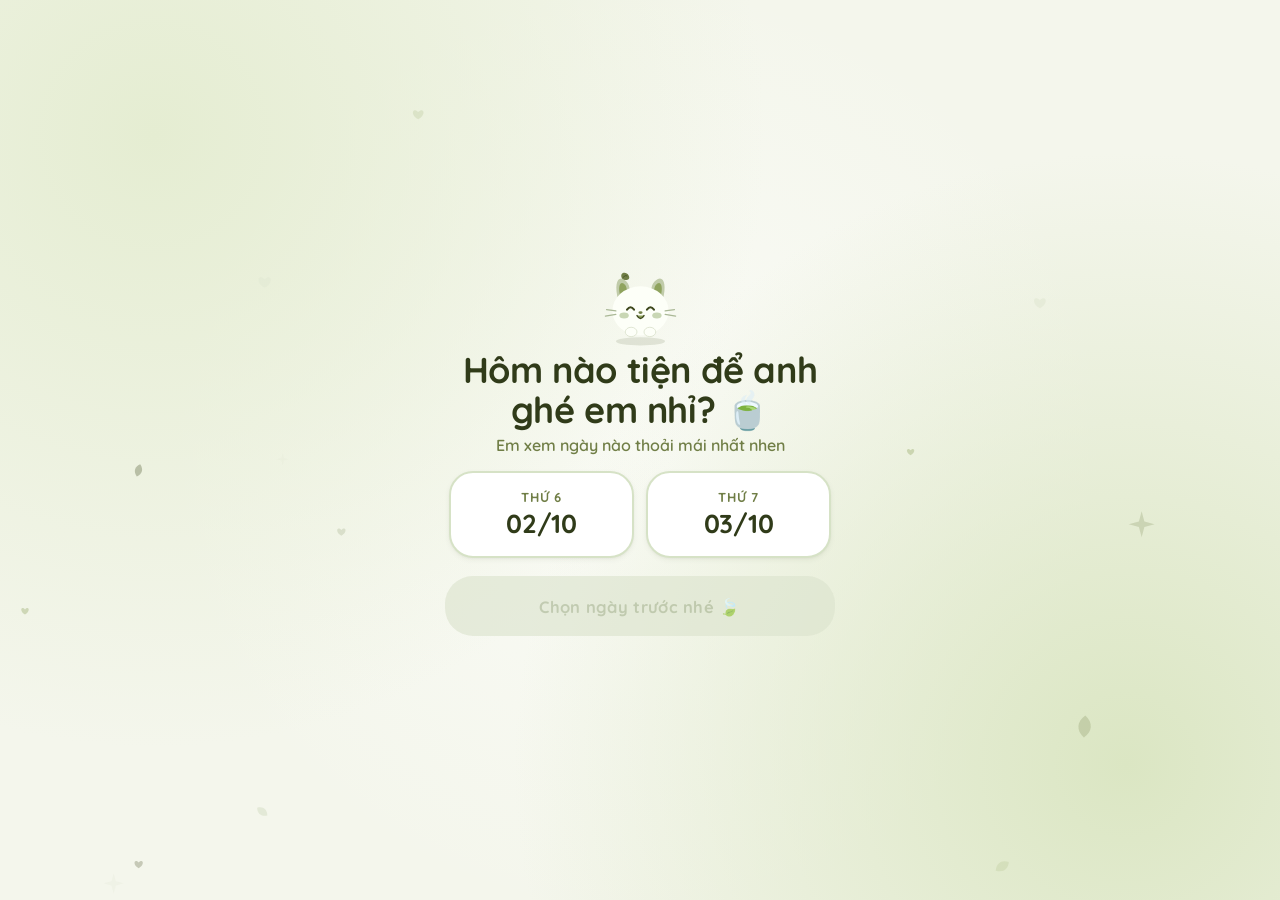
<file: index.html>
<!DOCTYPE html>
<html lang="vi">
<head>
  <meta charset="UTF-8">
  <meta name="viewport" content="width=device-width, initial-scale=1.0, maximum-scale=1.0, user-scalable=no">
  <title>Hôm nào tiện để anh ghé em nhỉ? 🍵</title>
  <meta name="description" content="Xem thử ngày nào em thấy thoải mái nhất để anh ghé nhen!">
  <!-- Google Fonts: Quicksand (Rounded kawaii friendly) -->
  <link rel="preconnect" href="https://fonts.googleapis.com">
  <link rel="preconnect" href="https://fonts.gstatic.com" crossorigin>
  <link href="https://fonts.googleapis.com/css2?family=Quicksand:wght@600;700;800&display=swap" rel="stylesheet">
  <!-- Cache-busting v=2.4 -->
  <link rel="stylesheet" href="style.css?v=2.4">
</head>
<body>
  <!-- Matcha Floating Leaves & Sparkles Canvas -->
  <canvas id="particle-canvas" style="position:fixed;top:0;left:0;width:100%;height:100%;pointer-events:none;z-index:0;"></canvas>

  <main class="page-container">
    <div class="card-wrap">
      
      <!-- STATE 1: SELECTION FORM -->
      <div class="view-screen active" id="booking-view">
        
        <!-- Floating Matcha Cat Mascot -->
        <div class="mascot-container">
          <svg class="cat-mascot" viewBox="0 0 160 140" fill="none" xmlns="http://www.w3.org/2000/svg">
            <ellipse cx="80" cy="132" rx="42" ry="7" fill="rgba(62, 72, 29, 0.12)"/>
            <path d="M42 62 C34 32, 42 16, 56 30 C64 38, 62 55, 62 62 Z" fill="#C0CBA9"/>
            <path d="M46 56 C40 38, 46 26, 54 36 C58 42, 57 52, 57 56 Z" fill="#8FA35E"/>
            <path d="M118 62 C126 32, 118 16, 104 30 C96 38, 98 55, 98 62 Z" fill="#C0CBA9"/>
            <path d="M114 56 C120 38, 114 26, 106 36 C102 42, 103 52, 103 56 Z" fill="#8FA35E"/>

            <!-- Cute Matcha Leaf on Head -->
            <path d="M48 24 C44 14, 56 12, 60 20 C64 28, 52 30, 48 24 Z" fill="#707E46"/>
            <path d="M50 23 Q54 18 57 20" stroke="#3E481D" stroke-width="1.2" stroke-linecap="round" fill="none"/>
            
            <ellipse cx="80" cy="80" rx="48" ry="42" fill="#FDFFF8"/>
            <ellipse cx="52" cy="88" rx="8" ry="5" fill="#B7C99D" opacity="0.75"/>
            <ellipse cx="108" cy="88" rx="8" ry="5" fill="#B7C99D" opacity="0.75"/>
            <path d="M57 78 Q63 70 69 78" stroke="#3E481D" stroke-width="3.5" stroke-linecap="round" fill="none"/>
            <path d="M91 78 Q97 70 103 78" stroke="#3E481D" stroke-width="3.5" stroke-linecap="round" fill="none"/>
            <ellipse cx="80" cy="83" rx="3.5" ry="2.5" fill="#707E46"/>
            <path d="M74 88 Q80 98 86 88" fill="#8FA35E" stroke="#3E481D" stroke-width="2.4" stroke-linecap="round"/>
            <path d="M38 80 L22 78" stroke="#AAB896" stroke-width="2" stroke-linecap="round"/>
            <path d="M38 86 L20 89" stroke="#AAB896" stroke-width="2" stroke-linecap="round"/>
            <path d="M122 80 L138 78" stroke="#AAB896" stroke-width="2" stroke-linecap="round"/>
            <path d="M122 86 L140 89" stroke="#AAB896" stroke-width="2" stroke-linecap="round"/>
            <ellipse cx="64" cy="116" rx="10" ry="8" fill="#FDFFF8" stroke="#DCE3CE" stroke-width="1.5"/>
            <ellipse cx="96" cy="116" rx="10" ry="8" fill="#FDFFF8" stroke="#DCE3CE" stroke-width="1.5"/>
          </svg>
        </div>

        <!-- Typography -->
        <header class="header-section">
          <h1 class="page-title">Hôm nào tiện để anh ghé em nhỉ? <span class="matcha-badge">🍵</span></h1>
          <p class="page-subtitle">Em xem ngày nào thoải mái nhất nhen</p>
        </header>

        <!-- Tier 1: 2 Horizontal Matcha Date Cards -->
        <section class="dates-grid" role="radiogroup" aria-label="Chọn ngày">
          <button class="date-card" role="radio" aria-checked="false" data-day="fri" data-label="Thứ 6, 02/10">
            <span class="date-day">THỨ 6</span>
            <span class="date-num">02/10</span>
          </button>
          
          <button class="date-card" role="radio" aria-checked="false" data-day="sat" data-label="Thứ 7, 03/10">
            <span class="date-day">THỨ 7</span>
            <span class="date-num">03/10</span>
          </button>
        </section>

        <!-- Tier 2: Period Reveal Section (Horizontal Bubbles) -->
        <section class="period-section" id="period-section" aria-live="polite">
          <p class="period-prompt">Tầm nào thì tiện cho em hơn? 🍵</p>
          <div class="period-options" id="period-options">
            <!-- Dynamically injected period buttons -->
          </div>
        </section>

        <!-- Tier 3: 2 Extra Thoughtful Questions (Gift & Address) -->
        <section class="extra-section" id="extra-section">
          <!-- Question 1: Gift -->
          <div class="extra-block">
            <p class="extra-prompt">Anh ghé mang gì qua cho em nhen? 🍈</p>
            <div class="chips-grid" id="gift-options">
              <button type="button" class="choice-chip selected" data-value="Bưởi ngọt 🍈">🍈 Bưởi ngọt</button>
              <button type="button" class="choice-chip" data-value="Trà sữa 🧋">🧋 Trà sữa</button>
              <button type="button" class="choice-chip" data-value="Bánh ngọt 🍰">🍰 Bánh ngọt</button>
              <button type="button" class="choice-chip" data-value="Anh tự chọn bất ngờ ✨">✨ Bất ngờ nhen</button>
            </div>
          </div>

          <!-- Question 2: Address -->
          <div class="extra-block">
            <p class="extra-prompt">Vẫn ở chỗ cũ đúng hông nè? 📍</p>
            <div class="chips-grid two-cols" id="address-options">
              <button type="button" class="choice-chip selected" data-address-type="old">Dạ chỗ cũ nha 🏡</button>
              <button type="button" class="choice-chip" data-address-type="new">Em đổi chỗ mới 📍</button>
            </div>
            <div class="address-input-wrap hidden" id="address-input-wrap">
              <input type="text" id="new-address-input" placeholder="Nhập địa chỉ mới giúp anh nhen..." autocomplete="off">
            </div>
          </div>
        </section>

        <!-- Primary CTA Button -->
        <button id="confirm-btn" class="cta-button" disabled>
          <span class="cta-text" id="cta-text">Chọn ngày trước nhé 🍃</span>
        </button>

      </div>

      <!-- STATE 2: SUCCESS / CONFIRMED SCREEN -->
      <div class="view-screen" id="success-view">
        
        <!-- Winking/Celebrating Mascot -->
        <div class="mascot-container celebration">
          <svg class="cat-mascot" viewBox="0 0 160 140" fill="none" xmlns="http://www.w3.org/2000/svg">
            <ellipse cx="80" cy="132" rx="42" ry="7" fill="rgba(62, 72, 29, 0.12)"/>
            <path d="M42 62 C34 32, 42 16, 56 30 C64 38, 62 55, 62 62 Z" fill="#C0CBA9"/>
            <path d="M46 56 C40 38, 46 26, 54 36 C58 42, 57 52, 57 56 Z" fill="#8FA35E"/>
            <path d="M118 62 C126 32, 118 16, 104 30 C96 38, 98 55, 98 62 Z" fill="#C0CBA9"/>
            <path d="M114 56 C120 38, 114 26, 106 36 C102 42, 103 52, 103 56 Z" fill="#8FA35E"/>
            
            <path d="M48 24 C44 14, 56 12, 60 20 C64 28, 52 30, 48 24 Z" fill="#707E46"/>
            <path d="M50 23 Q54 18 57 20" stroke="#3E481D" stroke-width="1.2" stroke-linecap="round" fill="none"/>

            <ellipse cx="80" cy="80" rx="48" ry="42" fill="#FDFFF8"/>
            <ellipse cx="52" cy="88" rx="8" ry="5" fill="#B7C99D" opacity="0.85"/>
            <ellipse cx="108" cy="88" rx="8" ry="5" fill="#B7C99D" opacity="0.85"/>
            <path d="M56 78 Q63 68 70 78" stroke="#3E481D" stroke-width="3.8" stroke-linecap="round" fill="none"/>
            <path d="M90 78 Q97 68 104 78" stroke="#3E481D" stroke-width="3.8" stroke-linecap="round" fill="none"/>
            <ellipse cx="80" cy="83" rx="3.5" ry="2.5" fill="#707E46"/>
            <path d="M74 88 Q80 98 86 88" fill="#8FA35E" stroke="#3E481D" stroke-width="2.4" stroke-linecap="round"/>
            <path d="M38 80 L22 78" stroke="#AAB896" stroke-width="2" stroke-linecap="round"/>
            <path d="M38 86 L20 89" stroke="#AAB896" stroke-width="2" stroke-linecap="round"/>
            <path d="M122 80 L138 78" stroke="#AAB896" stroke-width="2" stroke-linecap="round"/>
            <path d="M122 86 L140 89" stroke="#AAB896" stroke-width="2" stroke-linecap="round"/>
            <ellipse cx="52" cy="100" rx="10" ry="9" fill="#FDFFF8" stroke="#DCE3CE" stroke-width="1.5"/>
            <ellipse cx="108" cy="100" rx="10" ry="9" fill="#FDFFF8" stroke="#DCE3CE" stroke-width="1.5"/>
          </svg>
        </div>

        <div class="success-content">
          <h2 class="success-title">Hẹn em hôm đó nhen 🍵✨</h2>
          
          <div class="confirmed-card">
            <div class="confirm-row">
              <span class="confirmed-label">Khung giờ:</span>
              <span class="confirmed-time" id="confirmed-time-display">Thứ 6, 02/10 · Tối</span>
            </div>
            <div class="confirm-row">
              <span class="confirmed-label">Món mang qua:</span>
              <span class="confirmed-val" id="confirmed-gift-display">Bưởi ngọt 🍈</span>
            </div>
            <div class="confirm-row">
              <span class="confirmed-label">Địa chỉ:</span>
              <span class="confirmed-val" id="confirmed-address-display">Dạ chỗ cũ nha 🏡</span>
            </div>
          </div>

          <p class="success-note">Anh lưu lịch rồi, gần tới hôm đó anh nhắn em trước nhé! ✨</p>

          <button id="change-btn" class="subtle-link-btn">
            Đổi lại thời gian khác
          </button>
        </div>

      </div>

    </div>
  </main>

  <script src="script.js?v=2.5"></script>
</body>
</html>
</file>
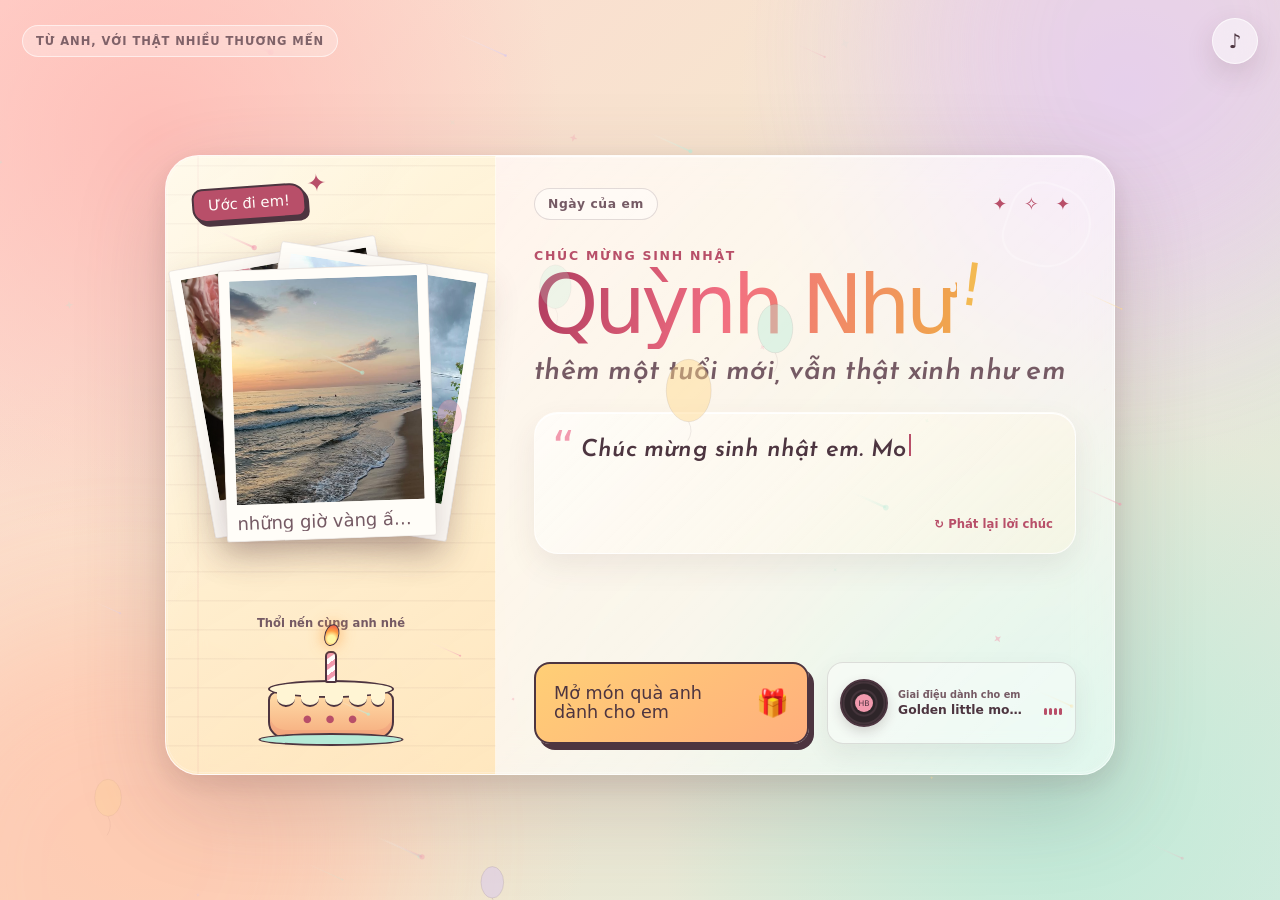
<file: birthday.html>
<!DOCTYPE html>
<html lang="vi">
<head>
  <meta charset="UTF-8">
  <meta name="viewport" content="width=device-width, initial-scale=1.0">
  <meta name="theme-color" content="#fff3d6">
  <meta name="description" content="Một tấm thiệp sinh nhật tương tác anh dành cho em.">
  <title>Điều ngọt ngào anh dành cho em</title>
  <link rel="preconnect" href="https://fonts.googleapis.com">
  <link rel="preconnect" href="https://fonts.gstatic.com" crossorigin>
  <link href="https://fonts.googleapis.com/css2?family=Josefin+Sans:ital,wght@0,100..700;1,100..700&display=swap" rel="stylesheet">
  <link rel="stylesheet" href="birthday.css">
</head>
<body>
  <canvas id="celebration-canvas" aria-hidden="true"></canvas>

  <header class="page-tools" aria-label="Điều khiển thiệp sinh nhật">
    <p class="tiny-note">Từ anh, với thật nhiều thương mến</p>
    <button class="icon-button" id="sound-toggle" type="button" aria-label="Tắt âm thanh" aria-pressed="false">
      <span class="sound-on" aria-hidden="true">♪</span>
      <span class="sound-off" aria-hidden="true">×</span>
    </button>
  </header>

  <main class="birthday-page" aria-labelledby="birthday-title">
    <article class="birthday-card" id="birthday-card">
      <section class="memory-lane" aria-label="Những kỷ niệm của em">
        <div class="sticker-wrap" aria-hidden="true">
          <span class="retro-sticker">Ước đi em!</span>
          <span class="sticker-spark">✦</span>
        </div>

        <button class="polaroid-stack" id="polaroid-stack" type="button" aria-label="Xòe những tấm ảnh kỷ niệm của em" aria-expanded="false"></button>

        <div class="cake-zone">
          <p class="cake-hint">Thổi nến cùng anh nhé</p>
          <button class="cake-button" id="cake-button" type="button" aria-pressed="false">
            <span class="sr-only">Thổi tắt nến sinh nhật cùng anh</span>
            <span class="cake" aria-hidden="true">
              <span class="candle"><span class="flame"></span><span class="smoke"></span></span>
              <span class="cake-top"><i></i><i></i><i></i><i></i><i></i></span>
              <span class="cake-base"><span class="cake-dots">●　●　●</span></span>
              <span class="cake-plate"></span>
            </span>
          </button>
        </div>
      </section>

      <section class="message-lane" aria-label="Lời chúc anh dành cho em">
        <div class="message-topline">
          <span class="date-chip" id="birthday-date">Ngày của em</span>
          <span class="mini-stars" aria-hidden="true">✦ ✧ ✦</span>
        </div>

        <header class="birthday-heading">
          <p class="birthday-kicker">Chúc mừng sinh nhật</p>
          <h1 id="birthday-title"><span id="recipient-name">Quỳnh Như</span><span class="title-burst" aria-hidden="true">!</span></h1>
          <p class="birthday-meta" id="birthday-meta">thêm một tuổi mới, vẫn thật xinh như em</p>
        </header>

        <section class="wish-box" aria-label="Birthday wish">
          <span class="quote-mark" aria-hidden="true">“</span>
          <p id="wish-text" aria-live="polite"></p>
          <button class="replay-button" id="replay-wish" type="button">
            <span aria-hidden="true">↻</span> Phát lại lời chúc
          </button>
        </section>

        <div class="party-actions">
          <button class="surprise-button" id="surprise-button" type="button">
            <span>Mở món quà anh dành cho em</span>
            <span aria-hidden="true">🎁</span>
          </button>

          <section class="vinyl-player" aria-label="Giai điệu sinh nhật của em">
            <button class="vinyl-button" id="vinyl-toggle" type="button" aria-label="Phát giai điệu sinh nhật" aria-pressed="false">
              <span class="vinyl" aria-hidden="true"><span class="vinyl-label">HB</span></span>
              <span class="track-info">
                <small>Giai điệu dành cho em</small>
                <strong id="music-title">Golden little moments</strong>
              </span>
              <span class="equalizer" aria-hidden="true"><i></i><i></i><i></i><i></i></span>
            </button>
            <a class="music-link" id="music-link" href="#" target="_blank" rel="noopener noreferrer">Mở bài hát ↗</a>
          </section>
        </div>
      </section>
    </article>
  </main>

  <dialog class="surprise-dialog" id="envelope-dialog" aria-labelledby="secret-title">
    <div class="dialog-shell">
      <button class="dialog-close" id="close-surprise" type="button" aria-label="Đóng thư">×</button>
      <p class="dialog-kicker">Một điều bí mật từ anh</p>
      <h2 id="secret-title">Có thư anh gửi em nè!</h2>
      <button class="envelope" id="envelope" type="button" aria-expanded="false" aria-label="Mở lá thư bí mật">
        <span class="envelope-back" aria-hidden="true"></span>
        <span class="letter">
          <strong id="letter-greeting">Quỳnh Như à,</strong>
          <span id="secret-message"></span>
          <em id="sender-signature">Thương em, GQuoc ♡</em>
        </span>
        <span class="envelope-front" aria-hidden="true"></span>
        <span class="envelope-flap" aria-hidden="true"></span>
        <span class="wax-seal" aria-hidden="true">♡</span>
      </button>
      <p class="envelope-hint" id="envelope-hint">Chạm vào phong bì để mở thư</p>
    </div>
  </dialog>

  <noscript>Thiệp cần JavaScript để em mở những điều bất ngờ anh chuẩn bị.</noscript>
  <script type="module" src="birthday.js"></script>
</body>
</html>
</file>
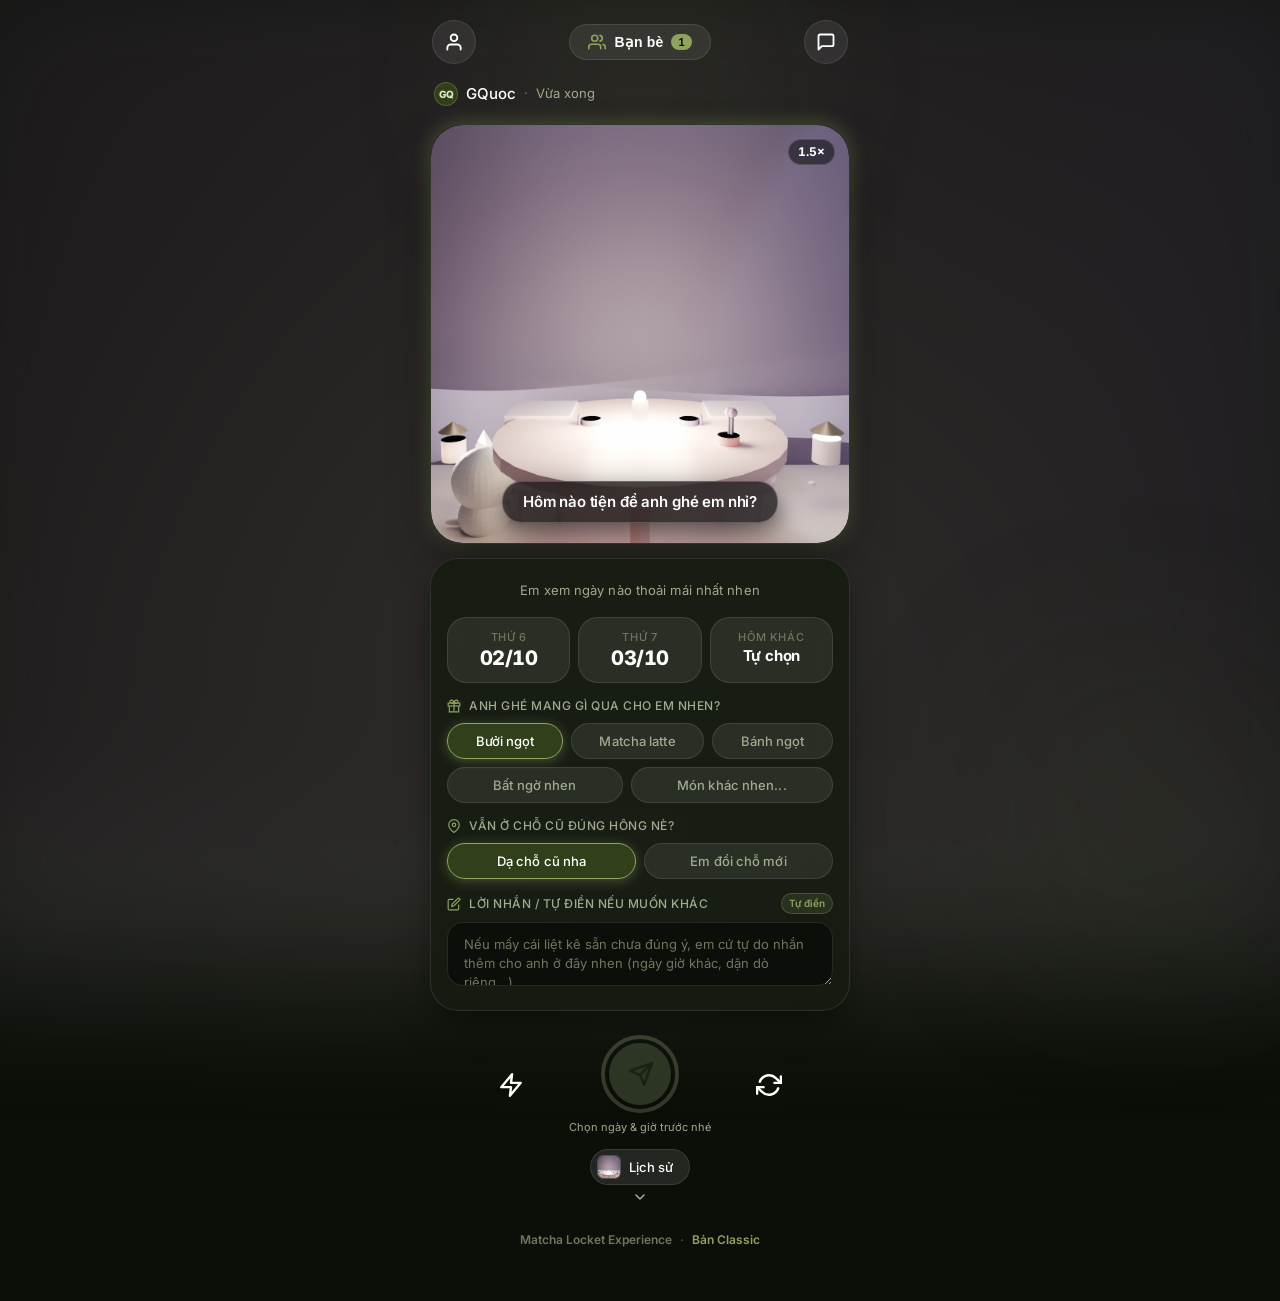
<file: locket.html>
<!DOCTYPE html>
<html lang="vi">
<head>
  <meta charset="UTF-8">
  <meta name="viewport" content="width=device-width, initial-scale=1.0, viewport-fit=cover">
  <title>Locket - Hôm nào tiện để anh ghé em nhỉ?</title>
  <meta name="description" content="Locket Widget hẹn lịch gặp phong cách Matcha">
  <!-- Google Fonts: Satisfy (Decorative Headings) & Inter (General UI & Numeric Values) -->
  <link rel="preconnect" href="https://fonts.googleapis.com">
  <link rel="preconnect" href="https://fonts.gstatic.com" crossorigin>
  <link href="https://fonts.googleapis.com/css2?family=Inter:wght@400;500;600;700;800&family=Satisfy&display=swap" rel="stylesheet">
  
  <link rel="stylesheet" href="locket.css?v=2.2">
</head>
<body>
  <!-- Ambient Matcha Background Glow & Hero Blur -->
  <div class="hero-ambient-bg"></div>
  <div class="ambient-glow glow-top"></div>
  <div class="ambient-glow glow-bottom"></div>

  <main class="locket-app-container">

    <!-- ====================================================================
         VIEW 1: CAMERA & SCHEDULING VIEW (MAIN SCREEN)
         ==================================================================== -->
    <div class="screen-view active" id="screen-main">
      
      <!-- LOCKET NATIVE TOP BAR (Ref: imthq1/LocketClone & AppStore) -->
      <header class="locket-top-bar">
        <!-- Profile Button -->
        <button class="locket-circle-icon-btn" id="btn-open-friends-left" aria-label="Profile" type="button">
          <svg viewBox="0 0 24 24" fill="none" stroke="currentColor" stroke-width="2.2" stroke-linecap="round" stroke-linejoin="round">
            <path d="M20 21v-2a4 4 0 0 0-4-4H8a4 4 0 0 0-4 4v2"></path>
            <circle cx="12" cy="7" r="4"></circle>
          </svg>
        </button>

        <!-- Center Friends Stadium Pill -->
        <button class="locket-stadium-pill" id="btn-open-friends" type="button">
          <svg class="stadium-icon" viewBox="0 0 24 24" fill="none" stroke="currentColor" stroke-width="2.2" stroke-linecap="round" stroke-linejoin="round">
            <path d="M17 21v-2a4 4 0 0 0-4-4H5a4 4 0 0 0-4 4v2"></path>
            <circle cx="9" cy="7" r="4"></circle>
            <path d="M23 21v-2a4 4 0 0 0-3-3.87"></path>
            <path d="M16 3.13a4 4 0 0 1 0 7.75"></path>
          </svg>
          <span class="stadium-label">Bạn bè</span>
          <span class="stadium-badge">1</span>
        </button>

        <!-- Chat Shortcut Button -->
        <button class="locket-circle-icon-btn" id="btn-open-chat-shortcut" aria-label="Tin nhắn" type="button">
          <svg viewBox="0 0 24 24" fill="none" stroke="currentColor" stroke-width="2.2" stroke-linecap="round" stroke-linejoin="round">
            <path d="M21 15a2 2 0 0 1-2 2H7l-4 4V5a2 2 0 0 1 2-2h14a2 2 0 0 1 2 2z"></path>
          </svg>
        </button>
      </header>

      <!-- POST INFO BAR -->
      <div class="locket-post-info">
        <div class="author-avatar">GQ</div>
        <span class="author-name">GQuoc</span>
        <span class="info-dot">·</span>
        <span class="time-ago">Vừa xong</span>
      </div>

      <!-- 1:1 SQUARE LOCKET VIEWFINDER CARD -->
      <div class="locket-widget-frame">
        <div class="widget-inner">
          
          <!-- Zoom pill on photo -->
          <div class="zoom-badge">1.5×</div>

          <!-- 3D Table Moment Artwork -->
          <div class="widget-artwork-container">
            <img src="assets/hero_square.png" alt="Bàn hẹn cafe ấm cúng" class="widget-moment-img" id="widget-main-img" onerror="this.style.display='none'; document.getElementById('widget-svg-fallback').style.display='block';">
            
            <div id="widget-svg-fallback" class="widget-svg-wrap" style="display:none; width:100%; height:100%;">
              <svg class="matcha-art-svg" viewBox="0 0 400 340" fill="none" xmlns="http://www.w3.org/2000/svg">
                <rect width="400" height="340" fill="#242E16"/>
                <circle cx="200" cy="170" r="120" fill="#38471D"/>
                <circle cx="200" cy="170" r="70" fill="#6E8437"/>
              </svg>
            </div>
          </div>

          <!-- Authentic Floating Caption Pill -->
          <div class="locket-floating-caption">
            <span class="caption-text">Hôm nào tiện để anh ghé em nhỉ?</span>
          </div>

        </div>
      </div>

      <!-- LOCKET CAPSULE TAGS SHEET (SCHEDULING FORM) -->
      <div class="locket-reaction-panel">
        
        <div class="panel-subtitle-wrap">
          <span class="panel-subtitle">Em xem ngày nào thoải mái nhất nhen</span>
        </div>

        <!-- TIER 1: DATE CAPSULES -->
        <div class="form-group">
          <div class="date-pills-row three-cols" role="radiogroup" aria-label="Chọn ngày hẹn">
            <button type="button" class="locket-pill-btn date-pill" data-date="fri" data-label="Thứ 6, 02/10">
              <span class="pill-weekday">THỨ 6</span>
              <span class="pill-date">02/10</span>
            </button>
            
            <button type="button" class="locket-pill-btn date-pill" data-date="sat" data-label="Thứ 7, 03/10">
              <span class="pill-weekday">THỨ 7</span>
              <span class="pill-date">03/10</span>
            </button>

            <button type="button" class="locket-pill-btn date-pill" data-date="custom" data-label="Hôm khác">
              <span class="pill-weekday">HÔM KHÁC</span>
              <span class="pill-date pill-date-small">Tự chọn</span>
            </button>
          </div>

          <div class="custom-input-collapse hidden" id="custom-date-collapse">
            <input type="text" id="custom-date-input" class="locket-text-input" placeholder="Em tiện ngày nào (hoặc tuần sau...) nhắn anh nhen..." autocomplete="off">
          </div>
        </div>

        <!-- TIER 2: TIME CAPSULES (Contextual reveal) -->
        <div class="form-group time-group hidden" id="time-group">
          <label class="group-label">
            <svg class="label-icon" viewBox="0 0 24 24" fill="none" stroke="currentColor" stroke-width="2">
              <circle cx="12" cy="12" r="10"></circle>
              <polyline points="12 6 12 12 16 14"></polyline>
            </svg>
            <span>Khung giờ tiện nhất</span>
          </label>
          <div class="chips-flex" id="time-chips-container">
            <!-- Dynamically populated (including 'Giờ khác...') -->
          </div>

          <div class="custom-input-collapse hidden" id="custom-time-collapse">
            <input type="text" id="custom-time-input" class="locket-text-input" placeholder="Nhập giờ em tiện nhất (ví dụ: tầm 20h nha)..." autocomplete="off">
          </div>
        </div>

        <!-- TIER 3A: GIFT CAPSULES -->
        <div class="form-group">
          <label class="group-label">
            <svg class="label-icon" viewBox="0 0 24 24" fill="none" stroke="currentColor" stroke-width="2">
              <polyline points="20 12 20 22 4 22 4 12"></polyline>
              <rect x="2" y="7" width="20" height="5"></rect>
              <line x1="12" y1="22" x2="12" y2="7"></line>
              <path d="M12 7H7.5a2.5 2.5 0 0 1 0-5C11 2 12 7 12 7z"></path>
              <path d="M12 7h4.5a2.5 2.5 0 0 0 0-5C13 2 12 7 12 7z"></path>
            </svg>
            <span>Anh ghé mang gì qua cho em nhen?</span>
          </label>
          <div class="chips-flex" id="gift-chips-container">
            <button type="button" class="tag-chip selected" data-gift="Bưởi ngọt">Bưởi ngọt</button>
            <button type="button" class="tag-chip" data-gift="Matcha latte">Matcha latte</button>
            <button type="button" class="tag-chip" data-gift="Bánh ngọt">Bánh ngọt</button>
            <button type="button" class="tag-chip" data-gift="Bất ngờ nhen">Bất ngờ nhen</button>
            <button type="button" class="tag-chip" data-gift="custom">Món khác nhen...</button>
          </div>

          <div class="custom-input-collapse hidden" id="custom-gift-collapse">
            <input type="text" id="custom-gift-input" class="locket-text-input" placeholder="Em thích món gì nhắn anh mua qua nhen..." autocomplete="off">
          </div>
        </div>

        <!-- TIER 3B: ADDRESS CAPSULES -->
        <div class="form-group">
          <label class="group-label">
            <svg class="label-icon" viewBox="0 0 24 24" fill="none" stroke="currentColor" stroke-width="2">
              <path d="M21 10c0 7-9 13-9 13s-9-6-9-13a9 9 0 0 1 18 0z"></path>
              <circle cx="12" cy="10" r="3"></circle>
            </svg>
            <span>Vẫn ở chỗ cũ đúng hông nè?</span>
          </label>
          <div class="chips-flex two-cols" id="address-chips-container">
            <button type="button" class="tag-chip selected" data-address-type="old">Dạ chỗ cũ nha</button>
            <button type="button" class="tag-chip" data-address-type="new">Em đổi chỗ mới</button>
          </div>
          
          <div class="custom-input-collapse hidden" id="address-input-collapse">
            <input type="text" id="custom-address-input" class="locket-text-input" placeholder="Nhập địa chỉ mới giúp anh nhen..." autocomplete="off">
          </div>
        </div>

        <!-- TIER 4: DEDICATED CUSTOM NOTE (NẾU MẤY CÁI LIỆT KÊ TRÊN CHƯA ĐÚNG Ý) -->
        <div class="form-group custom-note-group">
          <label class="group-label">
            <svg class="label-icon" viewBox="0 0 24 24" fill="none" stroke="currentColor" stroke-width="2">
              <path d="M11 4H4a2 2 0 0 0-2 2v14a2 2 0 0 0 2 2h14a2 2 0 0 0 2-2v-7"></path>
              <path d="M18.5 2.5a2.121 2.121 0 0 1 3 3L12 15l-4 1 1-4 9.5-9.5z"></path>
            </svg>
            <span>Lời nhắn / Tự điền nếu muốn khác</span>
            <span class="optional-badge">Tự điền</span>
          </label>
          <div class="custom-note-wrap">
            <textarea id="custom-note-input" class="locket-textarea" rows="2" placeholder="Nếu mấy cái liệt kê sẵn chưa đúng ý, em cứ tự do nhắn thêm cho anh ở đây nhen (ngày giờ khác, dặn dò riêng...)..."></textarea>
          </div>
        </div>

      </div>

      <!-- CAMERA / SHUTTER CONTROL BAR (Exact match to real Locket screenshot) -->
      <footer class="locket-camera-controls">
        
        <!-- Row 1: Flash, Double-Ring Shutter Send Button, Flip Camera -->
        <div class="shutter-row">
          <!-- Flash Icon Button -->
          <button type="button" class="control-side-btn" id="btn-flash" aria-label="Flash">
            <svg viewBox="0 0 24 24" fill="none" stroke="currentColor" stroke-width="2.2" stroke-linecap="round" stroke-linejoin="round">
              <polygon points="13 2 3 14 12 14 11 22 21 10 12 10 13 2"></polygon>
            </svg>
          </button>

          <!-- THE ICONIC DOUBLE-RING LOCKET SHUTTER / SEND BUTTON -->
          <div class="shutter-button-wrapper">
            <button type="button" class="locket-shutter-btn" id="locket-shutter-btn" disabled aria-label="Gửi phản hồi">
              <div class="shutter-outer-ring">
                <div class="shutter-inner-circle">
                  <svg class="shutter-send-icon" viewBox="0 0 24 24" fill="none" stroke="currentColor" stroke-width="2.4" stroke-linecap="round" stroke-linejoin="round">
                    <line x1="22" y1="2" x2="11" y2="13"></line>
                    <polygon points="22 2 15 22 11 13 2 9 22 2"></polygon>
                  </svg>
                </div>
              </div>
            </button>
            <span class="shutter-status-hint" id="shutter-hint">Chọn ngày & giờ trước nhé</span>
          </div>

          <!-- Camera Flip Button -->
          <button type="button" class="control-side-btn" id="btn-flip" aria-label="Lật camera">
            <svg viewBox="0 0 24 24" fill="none" stroke="currentColor" stroke-width="2.2" stroke-linecap="round" stroke-linejoin="round">
              <polyline points="23 4 23 10 17 10"></polyline>
              <polyline points="1 20 1 14 7 14"></polyline>
              <path d="M3.51 9a9 9 0 0 1 14.85-3.36L23 10M1 14l4.64 4.36A9 9 0 0 0 20.49 15"></path>
            </svg>
          </button>
        </div>

        <!-- Row 2: "Lịch sử" Button (Exact match to Red Box screenshot) -->
        <div class="history-pill-row">
          <button type="button" class="history-thumbnail-pill" id="btn-open-history">
            <img src="assets/hero_square.png" alt="Thumb" class="history-thumb-img">
            <span class="history-pill-text">Lịch sử</span>
          </button>
          <div class="history-chevron">
            <svg viewBox="0 0 24 24" fill="none" stroke="currentColor" stroke-width="2.4" stroke-linecap="round" stroke-linejoin="round">
              <polyline points="6 9 12 15 18 9"></polyline>
            </svg>
          </div>
        </div>

      </footer>

    </div>

    <!-- ====================================================================
         VIEW 2: CHAT / DELIVERED CONVERSATION VIEW (Ref: Screenshot 1)
         ==================================================================== -->
    <div class="screen-view" id="screen-chat">
      
      <!-- Chat Header -->
      <header class="chat-header">
        <button type="button" class="chat-back-btn" id="btn-back-to-main" aria-label="Quay lại">
          <svg viewBox="0 0 24 24" fill="none" stroke="currentColor" stroke-width="2.4" stroke-linecap="round" stroke-linejoin="round">
            <polyline points="15 18 9 12 15 6"></polyline>
          </svg>
        </button>

        <div class="chat-author-pill">
          <div class="chat-author-avatar">GQ</div>
          <span class="chat-author-title">GQuoc</span>
        </div>

        <div class="chat-header-spacer"></div>
      </header>

      <!-- Chat Stream Body -->
      <div class="chat-stream-body">
        
        <div class="chat-timestamp-label" id="chat-timestamp">Hôm nay</div>

        <!-- Sent Post Message Embed -->
        <div class="chat-post-embed">
          <div class="embed-header">
            <div class="author-avatar small">GQ</div>
            <span class="embed-author">GQuoc</span>
            <span class="embed-time">Vừa xong</span>
          </div>

          <div class="embed-image-frame">
            <img src="assets/hero_square.png" alt="Moment" class="embed-img">
            <div class="embed-caption">Hôm nào tiện để anh ghé em nhỉ?</div>
          </div>
        </div>

        <!-- Response Bubble 1 (Her Confirmed Choice) -->
        <div class="chat-bubble-row incoming">
          <div class="chat-bubble match-card">
            <div class="bubble-title">Lịch hẹn em chọn nè:</div>
            <div class="bubble-meta" id="chat-bubble-datetime">Thứ 6, 02/10 · Tối muộn</div>
            <div class="bubble-detail" id="chat-bubble-gift">Món mang qua: Bưởi ngọt</div>
            <div class="bubble-detail" id="chat-bubble-address">Địa chỉ: Dạ chỗ cũ nha</div>
            <div class="bubble-detail hidden" id="chat-bubble-note"></div>
          </div>
        </div>

        <!-- Response Bubble 2 (His Warm Response) -->
        <div class="chat-bubble-row outgoing">
          <div class="chat-bubble reply">
            <span>Hẹn gặp em hôm đó nhé! Đã nhận được tin của em rồi.</span>
          </div>
        </div>

      </div>

      <!-- Chat Bottom Action Bar -->
      <footer class="chat-bottom-bar">
        <div class="chat-input-fake">
          <span class="fake-placeholder">Đã gửi đến anh thành công</span>
          <button type="button" class="btn-reschedule" id="btn-reschedule-chat">
            <span>Chọn lại lịch</span>
          </button>
        </div>
      </footer>

    </div>

    <!-- ====================================================================
         BOTTOM SHEET MODAL: YOUR FRIENDS (Ref: 2 Friends Screenshots)
         ==================================================================== -->
    <div class="sheet-backdrop hidden" id="friends-backdrop">
      <div class="locket-bottom-sheet" id="friends-sheet">
        
        <!-- Drag Handle -->
        <div class="sheet-drag-handle"></div>

        <div class="sheet-header">
          <h2 class="sheet-title">Your Friends</h2>
          <p class="sheet-subtitle">1 out of 20 friends added</p>
        </div>

        <!-- Search Bar -->
        <div class="sheet-search-wrap">
          <svg class="search-icon" viewBox="0 0 24 24" fill="none" stroke="currentColor" stroke-width="2.2">
            <circle cx="11" cy="11" r="8"></circle>
            <line x1="21" y1="21" x2="16.65" y2="16.65"></line>
          </svg>
          <input type="text" class="sheet-search-input" placeholder="Add a new friend" readonly>
        </div>

        <!-- Friends List -->
        <div class="friends-list">
          
          <!-- Friend 1: GQuoc (Active Host) -->
          <div class="friend-item">
            <div class="friend-avatar-wrap">
              <div class="friend-avatar-circle">GQ</div>
            </div>
            <div class="friend-info">
              <span class="friend-name">GQuoc</span>
              <span class="friend-status">Đang chờ lịch hẹn của em</span>
            </div>
            <button type="button" class="friend-action-btn connected">Đã kết nối</button>
          </div>

          <!-- Add new friend special action (Ref: Screenshot 2) -->
          <div class="friend-item action-item">
            <div class="friend-avatar-wrap sparkle">
              <svg viewBox="0 0 24 24" fill="none" stroke="currentColor" stroke-width="2">
                <path d="M12 2L15 8L21 9L17 14L18 20L12 17L6 20L7 14L3 9L9 8L12 2Z"></path>
              </svg>
            </div>
            <div class="friend-info">
              <span class="friend-name">Add a new friend</span>
            </div>
            <div class="chevron-right">
              <svg viewBox="0 0 24 24" fill="none" stroke="currentColor" stroke-width="2.2">
                <polyline points="9 18 15 12 9 6"></polyline>
              </svg>
            </div>
          </div>

        </div>

        <!-- Sheet Dismiss Button -->
        <button type="button" class="sheet-close-btn" id="btn-close-friends">Đóng</button>

      </div>
    </div>

    <!-- ====================================================================
         MODAL: HISTORY / MEMORIES (Ref: Screenshot 2 History)
         ==================================================================== -->
    <div class="sheet-backdrop hidden" id="history-backdrop">
      <div class="history-full-modal" id="history-modal">
        
        <header class="history-top-nav">
          <button type="button" class="history-back-camera" id="btn-back-camera">
            <svg viewBox="0 0 24 24" fill="none" stroke="currentColor" stroke-width="2.2">
              <polyline points="18 15 12 9 6 15"></polyline>
            </svg>
            <span>Camera</span>
          </button>
        </header>

        <div class="history-content-center">
          <div class="history-card-frame">
            <img src="assets/hero_square.png" alt="History Memory" class="history-main-img">
            <div class="history-caption-pill">Bàn hẹn cafe 2 tách</div>
          </div>
          <div class="history-date-badge">23 tháng 9, 2026</div>
        </div>

      </div>
    </div>

    <!-- APP FOOTER -->
    <footer class="locket-footer">
      <span>Matcha Locket Experience</span>
      <span class="dot-sep">·</span>
      <a href="index.html" class="switch-link">Bản Classic</a>
    </footer>

  </main>

  <script src="locket.js?v=2.0"></script>
</body>
</html>
</file>
<file: style.css>
/* ==========================================================================
   Astryx Design System - Matcha Kawaii Theme
   Built with @astryxdesign design tokens, SelectableCard interaction specs,
   and elevation layering.
   ========================================================================== */

:root, [data-astryx-theme="matcha"] {
  /* Astryx Core Semantic Color Tokens (Matcha Botanical Palette) */
  --color-background-body: #F4F6EC;
  --color-background-surface: #FFFFFF;
  --color-background-card: #FFFFFF;
  --color-background-muted: #E8EED9;
  --color-background-popover: #FFFFFF;
  --color-background-inverted: #303B19;

  /* Accent & Matcha Greens */
  --color-accent: #4A5A27;
  --color-accent-muted: #E5EFCF;
  --color-accent-hover: #3E4B20;
  --color-matcha-dark: #303B19;
  --color-matcha-olive: #54662E;
  --color-matcha-leaf: #8FA35E;
  --color-matcha-foam: #F6F8EF;
  --color-border: #D6E2C6;
  --color-border-emphasized: #8FA35E;
  --color-border-active: #54662E;

  /* Text Tokens */
  --color-text-primary: #303B19;
  --color-text-secondary: #707E46;
  --color-text-disabled: #A5B38F;
  --color-text-accent: #4A5A27;
  --color-on-accent: #FFFFFF;
  --color-on-dark: #FFFFFF;
  --color-on-light: #303B19;

  /* Interactive Overlays (Astryx Spec) */
  --color-overlay-hover: rgba(62, 72, 29, 0.04);
  --color-overlay-pressed: rgba(62, 72, 29, 0.09);

  /* Astryx Radius Scale */
  --radius-none: 0px;
  --radius-inner: 6px;
  --radius-element: 10px;
  --radius-container: 16px;
  --radius-card: 24px;
  --radius-page: 28px;
  --radius-full: 9999px;

  /* Astryx Elevation & Inset Ring Shadows */
  --shadow-low: 0px 2px 6px -1px rgba(48, 59, 25, 0.08), 0px 1px 3px rgba(48, 59, 25, 0.04);
  --shadow-med: 0px 6px 18px -4px rgba(48, 59, 25, 0.12), 0px 2px 6px -1px rgba(48, 59, 25, 0.06);
  --shadow-high: 0px 12px 28px -6px rgba(48, 59, 25, 0.18), 0px 4px 10px -2px rgba(48, 59, 25, 0.08);
  --shadow-selected: 0px 10px 24px -4px rgba(74, 90, 36, 0.26);
  --shadow-btn: 0px 12px 26px -6px rgba(58, 73, 29, 0.42);

  /* Astryx Motion Tokens */
  --duration-fast: 175ms;
  --duration-medium: 310ms;
  --ease-standard: cubic-bezier(0.24, 1, 0.4, 1);
  --ease-bounce: cubic-bezier(0.34, 1.56, 0.64, 1);

  /* Typography */
  --font-family-body: 'Quicksand', -apple-system, BlinkMacSystemFont, "Segoe UI", Roboto, sans-serif;
  --font-family-heading: 'Quicksand', -apple-system, BlinkMacSystemFont, "Segoe UI", Roboto, sans-serif;
}

* {
  margin: 0;
  padding: 0;
  box-sizing: border-box;
  -webkit-tap-highlight-color: transparent;
}

html, body {
  width: 100%;
  min-height: 100vh;
  min-height: 100dvh;
}

body {
  font-family: var(--font-family-body);
  background-color: var(--color-background-body);
  background-image: 
    radial-gradient(circle at 12% 15%, #E5EDD2 0%, transparent 45%),
    radial-gradient(circle at 88% 85%, #DBE6C3 0%, transparent 45%),
    radial-gradient(circle at 50% 50%, #FAFBF6 0%, transparent 60%);
  color: var(--color-text-primary);
  display: flex;
  flex-direction: column;
  justify-content: center;
  align-items: center;
  text-align: center;
  overflow-x: hidden;
  position: relative;
  user-select: none;
  margin: 0;
  padding: 0;
}

/* Floating Particles Canvas - Fixed to screen, out of flex flow */
canvas, #particle-canvas, #heart-canvas {
  position: fixed !important;
  top: 0 !important;
  left: 0 !important;
  width: 100vw !important;
  height: 100vh !important;
  pointer-events: none !important;
  z-index: 0 !important;
}

/* Main Container - Horizontally & Vertically Centered */
.page-container {
  width: 100%;
  max-width: 430px;
  padding: 16px 20px;
  display: flex;
  flex-direction: column;
  align-items: center;
  justify-content: flex-start;
  position: relative;
  z-index: 2;
  margin: 0 auto;
  overflow-x: hidden;
  box-sizing: border-box;
}

.card-wrap {
  width: 100%;
  display: flex;
  flex-direction: column;
  align-items: center;
}

/* Screen Transitions */
.view-screen {
  display: none;
  width: 100%;
  flex-direction: column;
  align-items: center;
  text-align: center;
  animation: fadeInSoft var(--duration-medium) var(--ease-standard) forwards;
}

.view-screen.active {
  display: flex;
}

@keyframes fadeInSoft {
  from {
    opacity: 0;
    transform: translateY(10px) scale(0.98);
  }
  to {
    opacity: 1;
    transform: translateY(0) scale(1);
  }
}

/* 1. Mascot Container (Floating Matcha Cat) */
.mascot-container {
  width: 95px;
  height: 82px;
  margin-bottom: 4px;
  animation: floatMascot 3.4s ease-in-out infinite alternate;
  display: flex;
  justify-content: center;
  align-items: center;
}

.mascot-container.celebration {
  animation: bounceCelebration 1.8s ease-in-out infinite alternate;
}

.cat-mascot {
  width: 100%;
  height: 100%;
  display: block;
}

@keyframes floatMascot {
  0% { transform: translateY(0px) rotate(0deg); }
  50% { transform: translateY(-6px) rotate(1deg); }
  100% { transform: translateY(-10px) rotate(-1deg); }
}

@keyframes bounceCelebration {
  0% { transform: scale(1) translateY(0); }
  50% { transform: scale(1.08) translateY(-8px); }
  100% { transform: scale(1.03) translateY(-3px); }
}

/* 2. Header & Title */
.header-section {
  margin-bottom: 16px;
  display: flex;
  flex-direction: column;
  align-items: center;
}

.page-title {
  font-family: var(--font-family-heading);
  font-size: clamp(30px, 8vw, 36px);
  font-weight: 800;
  color: var(--color-text-primary);
  line-height: 1.1;
  letter-spacing: -0.4px;
}

.matcha-badge {
  display: inline-block;
  transition: transform var(--duration-fast) var(--ease-bounce);
}

.page-title:hover .matcha-badge {
  transform: rotate(18deg) scale(1.2);
}

.page-subtitle {
  font-size: 16px;
  font-weight: 600;
  color: var(--color-text-secondary);
  margin-top: 6px;
}

/* ==========================================================================
   3. ASTRYX SELECTABLE CARD (Tier 1: 2 Date Cards Horizontal)
   ========================================================================== */
.dates-grid {
  width: 100%;
  display: grid;
  grid-template-columns: 1fr 1fr;
  gap: 12px;
  margin-bottom: 12px;
  padding: 0 4px;
  box-sizing: border-box;
}

.astryx-selectable-card, .date-card {
  position: relative;
  background: var(--color-background-card);
  border: 2px solid var(--color-border);
  border-radius: var(--radius-card);
  padding: 16px 14px;
  display: flex;
  flex-direction: column;
  align-items: center;
  justify-content: center;
  gap: 2px;
  cursor: pointer;
  box-shadow: var(--shadow-low);
  font-family: var(--font-family-heading);
  transition: all var(--duration-fast) var(--ease-bounce);
  outline: none;
  overflow: hidden;
}

/* Astryx Interaction Overlay */
.astryx-selectable-card::after, .date-card::after {
  content: "";
  position: absolute;
  inset: 0;
  border-radius: inherit;
  pointer-events: none;
  background-color: transparent;
  transition: background-color var(--duration-fast) var(--ease-standard);
}

.date-day {
  font-size: 13px;
  font-weight: 700;
  letter-spacing: 0.8px;
  color: var(--color-text-secondary);
  text-transform: uppercase;
  transition: color var(--duration-fast) var(--ease-standard);
}

.date-num {
  font-size: 26px;
  font-weight: 800;
  color: var(--color-text-primary);
  letter-spacing: -0.3px;
  transition: color var(--duration-fast) var(--ease-standard);
}

/* Hover state (Astryx Spec) */
.astryx-selectable-card:hover, .date-card:hover {
  background: #F7FAF0;
  border-color: var(--color-matcha-leaf);
  transform: translateY(-2px);
  box-shadow: var(--shadow-med);
}

.astryx-selectable-card:hover::after, .date-card:hover::after {
  background-color: var(--color-overlay-hover);
}

/* Active squish (Astryx Spec) */
.astryx-selectable-card:active, .date-card:active {
  transform: scale(0.96);
}

.astryx-selectable-card:active::after, .date-card:active::after {
  background-color: var(--color-overlay-pressed);
}

/* Selected State: Astryx Inset Ring + Matcha Saturated Glow */
.astryx-selectable-card[data-selected="true"], .date-card.selected {
  background: linear-gradient(135deg, #E5EFCF 0%, #CFE2B2 100%);
  border-color: var(--color-border-active);
  box-shadow: var(--shadow-selected);
  transform: scale(1.03);
}

.astryx-selectable-card[data-selected="true"] .date-day, .date-card.selected .date-day {
  color: var(--color-matcha-olive);
}

.astryx-selectable-card[data-selected="true"] .date-num, .date-card.selected .date-num {
  color: var(--color-matcha-dark);
}

/* ==========================================================================
   4. TẦNG 2: ASTRYX PERIOD BUBBLES (Animate Reveal)
   ========================================================================== */
.period-section {
  width: 100%;
  max-height: 0;
  opacity: 0;
  overflow: hidden;
  pointer-events: none;
  transition: all var(--duration-medium) var(--ease-bounce);
  display: flex;
  flex-direction: column;
  align-items: center;
}

.period-section.active {
  max-height: 160px;
  opacity: 1;
  pointer-events: auto;
  margin-top: 6px;
  margin-bottom: 20px;
}

.period-prompt {
  font-size: 15px;
  font-weight: 700;
  color: var(--color-text-secondary);
  margin-bottom: 10px;
}

.period-options {
  width: 100%;
  display: flex;
  justify-content: center;
  gap: 12px;
  padding: 0 4px;
  box-sizing: border-box;
}

.period-bubble {
  position: relative;
  flex: 1;
  max-width: 190px;
  min-height: 56px;
  padding: 12px 18px;
  background: var(--color-background-card);
  border: 2px solid var(--color-border);
  border-radius: var(--radius-container);
  display: flex;
  align-items: center;
  justify-content: center;
  gap: 8px;
  cursor: pointer;
  box-shadow: var(--shadow-low);
  font-family: var(--font-family-heading);
  font-size: 17.5px;
  font-weight: 700;
  color: var(--color-text-primary);
  transition: all var(--duration-fast) var(--ease-bounce);
  outline: none;
  overflow: hidden;
}

.period-bubble:hover {
  background: #F7FAF0;
  border-color: var(--color-matcha-leaf);
  transform: translateY(-2px);
  box-shadow: var(--shadow-med);
}

.period-bubble:active {
  transform: scale(0.96);
}

.period-bubble[data-selected="true"], .period-bubble.selected {
  background: linear-gradient(135deg, #E5EFCF 0%, #CFE2B2 100%);
  border-color: var(--color-border-active);
  box-shadow: var(--shadow-selected);
  color: var(--color-matcha-dark);
  font-weight: 800;
  transform: scale(1.03);
}

/* ==========================================================================
   5. TẦNG 3: EXTRA QUESTIONS (Quà mang qua & Địa chỉ nhà)
   ========================================================================== */
.extra-section {
  width: 100%;
  max-height: 0;
  opacity: 0;
  overflow: hidden;
  pointer-events: none;
  transition: all var(--duration-medium) var(--ease-bounce);
  display: flex;
  flex-direction: column;
  gap: 14px;
}

.extra-section.active {
  max-height: 500px;
  opacity: 1;
  pointer-events: auto;
  margin-top: 4px;
  margin-bottom: 18px;
}

.extra-block {
  width: 100%;
  display: flex;
  flex-direction: column;
  align-items: center;
}

.extra-prompt {
  font-size: 14px;
  font-weight: 700;
  color: var(--color-text-secondary);
  margin-bottom: 8px;
}

.chips-grid {
  width: 100%;
  display: grid;
  grid-template-columns: 1fr 1fr;
  gap: 8px;
  padding: 0 4px;
  box-sizing: border-box;
}

.choice-chip {
  background: var(--color-background-card);
  border: 1.5px solid var(--color-border);
  border-radius: var(--radius-container);
  padding: 10px 8px;
  font-family: var(--font-family-heading);
  font-size: 14px;
  font-weight: 700;
  color: var(--color-text-primary);
  cursor: pointer;
  box-shadow: var(--shadow-low);
  transition: all var(--duration-fast) var(--ease-bounce);
  outline: none;
}

.choice-chip:hover {
  background: #F7FAF0;
  border-color: var(--color-matcha-leaf);
  transform: translateY(-1px);
}

.choice-chip:active {
  transform: scale(0.96);
}

.choice-chip.selected {
  background: linear-gradient(135deg, #E5EFCF 0%, #CFE2B2 100%);
  border-color: var(--color-border-active);
  box-shadow: var(--shadow-selected);
  color: var(--color-matcha-dark);
  font-weight: 800;
  transform: scale(1.02);
}

.address-input-wrap {
  width: 100%;
  margin-top: 8px;
  animation: fadeInSoft var(--duration-fast) var(--ease-standard) forwards;
}

.address-input-wrap.hidden {
  display: none;
}

.address-input-wrap input {
  width: 100%;
  padding: 11px 14px;
  background: #FFFFFF;
  border: 1.5px solid var(--color-border-emphasized);
  border-radius: var(--radius-container);
  font-family: var(--font-family-body);
  font-size: 14px;
  color: var(--color-text-primary);
  outline: none;
  box-shadow: inset 0 1px 3px rgba(0, 0, 0, 0.05);
  transition: border-color var(--duration-fast) var(--ease-standard);
}

.address-input-wrap input:focus {
  border-color: var(--color-border-active);
  box-shadow: 0 0 0 3px rgba(84, 102, 46, 0.15);
}

.confirm-row {
  display: flex;
  justify-content: space-between;
  align-items: center;
  padding: 6px 0;
  border-bottom: 1px dashed rgba(214, 226, 198, 0.7);
}

.confirm-row:last-child {
  border-bottom: none;
}

.confirmed-val {
  font-family: var(--font-family-heading);
  font-size: 15px;
  font-weight: 800;
  color: var(--color-text-primary);
  text-align: right;
  max-width: 60%;
}

/* ==========================================================================
   6. ASTRYX PRIMARY CTA BUTTON
   ========================================================================== */
.astryx-button, .cta-button {
  width: 100%;
  min-height: 60px;
  border-radius: var(--radius-page);
  padding: 14px 24px;
  cursor: pointer;
  font-family: var(--font-family-heading);
  transition: all var(--duration-fast) var(--ease-bounce);
  display: flex;
  justify-content: center;
  align-items: center;
  outline: none;
  border: none;
  background: linear-gradient(135deg, #445421 0%, #627833 100%);
  box-shadow: var(--shadow-btn);
  margin-top: 6px;
}

.cta-text {
  font-size: 18.5px;
  font-weight: 800;
  color: var(--color-on-accent);
  letter-spacing: 0.3px;
  transition: var(--smooth-transition);
}

.cta-button:not(:disabled):hover {
  background: linear-gradient(135deg, #4F6227 0%, #70893A 100%);
  transform: translateY(-2px) scale(1.01);
  box-shadow: 0 16px 28px -6px rgba(48, 59, 25, 0.45);
}

.cta-button:not(:disabled):active {
  transform: scale(0.96);
}

/* Trạng thái chưa chọn xong (Astryx Disabled Spec) */
.cta-button:disabled {
  opacity: 0.65;
  cursor: not-allowed;
  box-shadow: none;
  background: #DCE3CE;
}

.cta-button:disabled .cta-text {
  color: var(--color-text-disabled);
  font-size: 16.5px;
}

/* ==========================================================================
   SUCCESS SCREEN STATE
   ========================================================================== */
.success-content {
  width: 100%;
  display: flex;
  flex-direction: column;
  align-items: center;
  margin-top: 4px;
}

.success-title {
  font-family: var(--font-family-heading);
  font-size: clamp(28px, 7.5vw, 34px);
  font-weight: 800;
  color: var(--color-text-primary);
  line-height: 1.25;
  margin-bottom: 20px;
}

.confirmed-card {
  width: 100%;
  background: linear-gradient(135deg, #FAFBF5 0%, #E8EED9 100%);
  border: 2px solid var(--color-border);
  border-radius: var(--radius-card);
  padding: 18px 22px;
  box-shadow: var(--shadow-subtle);
  margin-bottom: 16px;
  display: flex;
  flex-direction: column;
  gap: 4px;
}

.confirmed-label {
  font-size: 14px;
  font-weight: 700;
  color: var(--color-text-secondary);
  text-transform: uppercase;
  letter-spacing: 0.8px;
}

.confirmed-time {
  font-family: var(--font-family-heading);
  font-size: 22px;
  font-weight: 800;
  color: var(--color-text-primary);
}

.success-note {
  font-size: 15px;
  font-weight: 600;
  color: var(--color-text-secondary);
  margin-bottom: 22px;
  line-height: 1.45;
}

.subtle-link-btn {
  background: transparent;
  border: none;
  font-family: var(--font-family-heading);
  font-size: 14.5px;
  font-weight: 700;
  color: var(--color-text-secondary);
  cursor: pointer;
  padding: 8px 16px;
  border-radius: var(--radius-full);
  transition: var(--smooth-transition);
}

.subtle-link-btn:hover {
  color: var(--color-text-primary);
  background: rgba(62, 72, 29, 0.08);
}

.subtle-link-btn:active {
  transform: scale(0.96);
}

/* Mobile fine-tuning */
@media (max-width: 380px) {
  .page-container {
    padding: 14px 16px;
  }
  .page-title {
    font-size: 28px;
  }
  .date-num {
    font-size: 23px;
  }
  .cta-text {
    font-size: 17px;
  }
}
</file>
<file: birthday.css>
/* Astryx-inspired semantic roles, tuned to a Cultured Butter material language. */
:root {
  color-scheme: light;
  --color-canvas: #fff4df;
  --color-surface: #fff9ef;
  --color-surface-strong: #fffdf8;
  --color-butter: #ffd88d;
  --color-butter-deep: #f3b952;
  --color-apricot: #ffb787;
  --color-strawberry: #f29aae;
  --color-berry: #b84f69;
  --color-lavender: #d9c9ec;
  --color-mint: #b5ead7;
  --color-cocoa: #4d3540;
  --color-cocoa-soft: #755a64;
  --color-glass: rgb(255 255 255 / 42%);
  --color-line: rgb(255 255 255 / 66%);
  --shadow-card: 0 30px 90px rgb(103 68 73 / 22%), 0 8px 24px rgb(87 56 63 / 12%);
  --shadow-comic: 5px 6px 0 var(--color-cocoa);
  --radius-card: 34px;
  --radius-panel: 24px;
  --radius-control: 16px;
  --font-display: system-ui, -apple-system, BlinkMacSystemFont, 'Segoe UI', sans-serif;
  --font-body: system-ui, -apple-system, BlinkMacSystemFont, 'Segoe UI', sans-serif;
  --font-hand: system-ui, -apple-system, BlinkMacSystemFont, 'Segoe UI', sans-serif;
  --font-message: 'Josefin Sans', system-ui, -apple-system, BlinkMacSystemFont, 'Segoe UI', sans-serif;
}

* {
  box-sizing: border-box;
}

html {
  min-width: 320px;
  min-height: 100%;
}

body {
  min-width: 320px;
  min-height: 100dvh;
  margin: 0;
  overflow-x: hidden;
  color: var(--color-cocoa);
  font-family: var(--font-body);
  background:
    radial-gradient(circle at 12% 15%, rgb(255 183 178 / 78%), transparent 30%),
    radial-gradient(circle at 88% 10%, rgb(226 212 240 / 88%), transparent 28%),
    radial-gradient(circle at 82% 88%, rgb(181 234 215 / 78%), transparent 30%),
    radial-gradient(circle at 12% 88%, rgb(255 218 193 / 96%), transparent 32%),
    linear-gradient(135deg, #ffd7d0, #f5e7cf 48%, #d8ebdf);
  background-attachment: fixed;
}

body::before,
body::after {
  content: '';
  position: fixed;
  z-index: -2;
  width: 40vw;
  aspect-ratio: 1;
  border-radius: 48% 52% 60% 40% / 48% 42% 58% 52%;
  filter: blur(70px);
  opacity: .45;
  pointer-events: none;
  animation: aurora-drift 16s ease-in-out infinite alternate;
}

body::before {
  top: -16vw;
  right: -10vw;
  background: #e8c8ea;
}

body::after {
  bottom: -18vw;
  left: -10vw;
  background: #ffb8a1;
  animation-delay: -7s;
}

button,
a {
  -webkit-tap-highlight-color: transparent;
}

button {
  color: inherit;
  font: inherit;
}

button:focus-visible,
a:focus-visible {
  outline: 3px solid var(--color-berry);
  outline-offset: 4px;
}

.sr-only {
  position: absolute;
  width: 1px;
  height: 1px;
  padding: 0;
  margin: -1px;
  overflow: hidden;
  clip: rect(0, 0, 0, 0);
  white-space: nowrap;
  border: 0;
}

#celebration-canvas {
  position: fixed;
  inset: 0;
  z-index: 5;
  width: 100%;
  height: 100%;
  pointer-events: none;
}

.page-tools {
  position: fixed;
  top: max(18px, env(safe-area-inset-top));
  right: max(22px, env(safe-area-inset-right));
  left: max(22px, env(safe-area-inset-left));
  z-index: 10;
  display: flex;
  align-items: center;
  justify-content: space-between;
  pointer-events: none;
}

.tiny-note {
  margin: 0;
  padding: 8px 13px;
  border: 1px solid rgb(255 255 255 / 58%);
  border-radius: 999px;
  color: rgb(77 53 64 / 72%);
  font-size: .72rem;
  font-weight: 700;
  letter-spacing: .08em;
  text-transform: uppercase;
  background: rgb(255 255 255 / 26%);
  backdrop-filter: blur(12px);
}

.icon-button {
  position: relative;
  display: grid;
  width: 46px;
  height: 46px;
  padding: 0;
  border: 1px solid rgb(255 255 255 / 68%);
  border-radius: 50%;
  place-items: center;
  color: var(--color-cocoa);
  font-family: var(--font-display);
  font-size: 1.25rem;
  cursor: pointer;
  pointer-events: auto;
  background: rgb(255 255 255 / 50%);
  box-shadow: 0 10px 28px rgb(85 54 61 / 15%);
  backdrop-filter: blur(15px);
  transition: transform .25s ease, background-color .25s ease;
}

.icon-button:hover {
  transform: translateY(-2px) rotate(5deg);
  background: rgb(255 255 255 / 72%);
}

.sound-off {
  display: none;
}

.icon-button[aria-pressed='true'] .sound-on {
  display: none;
}

.icon-button[aria-pressed='true'] .sound-off {
  display: inline;
}

.birthday-page {
  position: relative;
  z-index: 2;
  display: grid;
  min-height: 100dvh;
  padding: 76px 24px 46px;
  place-items: center;
  perspective: 1400px;
}

.birthday-card {
  --tilt-x: 0deg;
  --tilt-y: 0deg;
  position: relative;
  display: grid;
  grid-template-columns: 330px minmax(0, 1fr);
  width: min(950px, 100%);
  min-height: 620px;
  overflow: hidden;
  border: 1px solid var(--color-line);
  border-radius: var(--radius-card);
  background:
    linear-gradient(135deg, rgb(255 255 255 / 54%), rgb(255 255 255 / 22%)),
    var(--color-glass);
  box-shadow: var(--shadow-card), inset 0 1px 0 rgb(255 255 255 / 78%);
  transform: rotateX(var(--tilt-x)) rotateY(var(--tilt-y));
  transform-style: preserve-3d;
  backdrop-filter: blur(18px) saturate(130%);
  transition: transform .18s ease-out, box-shadow .3s ease;
}

.birthday-card::after {
  content: '';
  position: absolute;
  inset: 1px;
  z-index: 8;
  border: 1px solid rgb(255 255 255 / 24%);
  border-radius: calc(var(--radius-card) - 1px);
  pointer-events: none;
}

.memory-lane {
  position: relative;
  display: flex;
  min-width: 0;
  padding: 30px 26px 22px;
  align-items: center;
  flex-direction: column;
  background:
    linear-gradient(90deg, transparent 31px, rgb(201 93 113 / 12%) 32px, transparent 33px),
    repeating-linear-gradient(0deg, rgb(255 255 255 / 0%) 0 27px, rgb(149 108 102 / 7%) 28px 29px),
    linear-gradient(150deg, rgb(255 248 225 / 90%), rgb(255 226 177 / 76%));
  box-shadow: inset -1px 0 0 rgb(255 255 255 / 58%);
}

.memory-lane::after {
  content: '';
  position: absolute;
  inset: 0;
  background: linear-gradient(120deg, rgb(255 255 255 / 32%), transparent 42%);
  pointer-events: none;
}

.sticker-wrap {
  position: relative;
  z-index: 3;
  margin: 0 auto 14px 0;
  transform: rotate(-4deg);
}

.retro-sticker {
  display: inline-block;
  padding: 8px 14px 7px;
  border: 2px solid var(--color-cocoa);
  border-radius: 10px 16px 9px 14px;
  color: #fffdf8;
  font-family: var(--font-display);
  font-size: .92rem;
  line-height: 1;
  background: var(--color-berry);
  box-shadow: 3px 4px 0 var(--color-cocoa);
}

.sticker-spark {
  position: absolute;
  top: -12px;
  right: -22px;
  color: var(--color-berry);
  font-size: 1.5rem;
  animation: sparkle-spin 3.4s ease-in-out infinite;
}

.polaroid-stack {
  position: relative;
  z-index: 2;
  display: block;
  width: 100%;
  height: 330px;
  padding: 0;
  border: 0;
  cursor: pointer;
  background: transparent;
  isolation: isolate;
}

.polaroid {
  position: absolute;
  top: 15px;
  left: 50%;
  width: 210px;
  height: 272px;
  padding: 10px 10px 36px;
  border: 1px solid rgb(95 69 66 / 12%);
  border-radius: 3px;
  background: #fffdf8;
  box-shadow: 0 15px 35px rgb(87 56 63 / 24%);
  transform-origin: 50% 95%;
  transition: transform .55s cubic-bezier(.2, .8, .2, 1), box-shadow .35s ease;
}

.polaroid:nth-child(1) {
  z-index: 1;
  transform: translateX(-57%) rotate(-10deg);
}

.polaroid:nth-child(2) {
  z-index: 2;
  transform: translateX(-43%) rotate(9deg) translateY(5px);
}

.polaroid:nth-child(3) {
  z-index: 3;
  transform: translateX(-50%) rotate(-2deg) translateY(18px);
}

.polaroid-stack:hover .polaroid:nth-child(1),
.polaroid-stack.is-expanded .polaroid:nth-child(1) {
  transform: translateX(-80%) rotate(-16deg) translateY(6px);
}

.polaroid-stack:hover .polaroid:nth-child(2),
.polaroid-stack.is-expanded .polaroid:nth-child(2) {
  transform: translateX(-20%) rotate(14deg) translateY(2px);
}

.polaroid-stack:hover .polaroid:nth-child(3),
.polaroid-stack.is-expanded .polaroid:nth-child(3) {
  transform: translateX(-50%) rotate(0deg) translateY(32px);
  box-shadow: 0 22px 42px rgb(87 56 63 / 28%);
}

.polaroid img,
.polaroid-fallback {
  display: block;
  width: 100%;
  height: 100%;
  border-radius: 1px;
  object-fit: cover;
}

.polaroid-fallback {
  display: grid;
  padding: 24px;
  place-items: center;
  color: var(--color-cocoa-soft);
  font-family: var(--font-hand);
  font-size: 1.35rem;
  text-align: center;
  background:
    radial-gradient(circle at 35% 30%, rgb(255 255 255 / 70%), transparent 25%),
    linear-gradient(145deg, var(--color-strawberry), var(--color-butter));
}

.polaroid-caption {
  position: absolute;
  right: 10px;
  bottom: 8px;
  left: 10px;
  overflow: hidden;
  color: var(--color-cocoa-soft);
  font-family: var(--font-hand);
  font-size: 1.12rem;
  line-height: 1;
  text-align: center;
  text-overflow: ellipsis;
  white-space: nowrap;
}

.cake-zone {
  position: relative;
  z-index: 3;
  display: flex;
  width: 100%;
  margin-top: auto;
  align-items: center;
  justify-content: center;
  flex-direction: column;
}

.cake-hint {
  margin: 0 0 3px;
  color: var(--color-cocoa-soft);
  font-size: .72rem;
  font-weight: 600;
  transform: translateY(-14px);
}

.cake-button {
  width: 146px;
  height: 105px;
  padding: 0;
  border: 0;
  cursor: pointer;
  background: transparent;
  transition: transform .25s cubic-bezier(.2, .9, .3, 1.4);
}

.cake-button:hover {
  transform: translateY(-3px) scale(1.03);
}

.cake {
  position: relative;
  display: block;
  width: 146px;
  height: 105px;
}

.cake-base,
.cake-top,
.cake-plate,
.candle {
  position: absolute;
  left: 50%;
  transform: translateX(-50%);
}

.cake-base {
  bottom: 13px;
  width: 126px;
  height: 48px;
  border: 2px solid var(--color-cocoa);
  border-radius: 9px 9px 17px 17px;
  background: linear-gradient(180deg, #ffdca8, #f6ad7e);
  box-shadow: inset 0 -7px 0 rgb(221 112 107 / 18%);
}

.cake-top {
  bottom: 54px;
  z-index: 2;
  width: 126px;
  height: 18px;
  border: 2px solid var(--color-cocoa);
  border-radius: 50%;
  background: #fff5d4;
}

.cake-top i {
  position: absolute;
  top: 8px;
  width: 18px;
  height: 17px;
  border-bottom: 2px solid var(--color-cocoa);
  border-radius: 0 0 50% 50%;
  background: #fff5d4;
}

.cake-top i:nth-child(1) { left: 7px; }
.cake-top i:nth-child(2) { left: 31px; }
.cake-top i:nth-child(3) { left: 55px; }
.cake-top i:nth-child(4) { left: 79px; }
.cake-top i:nth-child(5) { left: 101px; width: 14px; }

.cake-dots {
  position: absolute;
  inset: 19px 8px 0;
  color: var(--color-berry);
  font-size: .62rem;
  letter-spacing: .2em;
  text-align: center;
}

.cake-plate {
  bottom: 6px;
  width: 145px;
  height: 13px;
  border: 2px solid var(--color-cocoa);
  border-radius: 50%;
  background: var(--color-mint);
}

.candle {
  bottom: 69px;
  z-index: 4;
  width: 12px;
  height: 32px;
  border: 2px solid var(--color-cocoa);
  border-radius: 5px 5px 2px 2px;
  background: repeating-linear-gradient(-35deg, #fff 0 4px, var(--color-strawberry) 5px 9px);
}

.flame {
  position: absolute;
  bottom: 35px;
  left: 50%;
  width: 15px;
  height: 22px;
  border: 1.5px solid var(--color-cocoa);
  border-radius: 70% 45% 65% 45%;
  background: radial-gradient(circle at 50% 70%, #fff6a4 0 24%, #ff9d42 54%, #e9524f 100%);
  box-shadow: 0 0 16px rgb(255 161 65 / 80%);
  transform: translateX(-50%) rotate(4deg);
  transform-origin: 50% 100%;
  animation: flame-flicker .7s ease-in-out infinite alternate;
}

.smoke {
  position: absolute;
  bottom: 38px;
  left: 50%;
  width: 8px;
  height: 8px;
  border: 2px solid rgb(101 83 92 / 42%);
  border-right-color: transparent;
  border-bottom-color: transparent;
  border-radius: 50%;
  opacity: 0;
  transform: translateX(-50%);
}

.cake-button.is-extinguished .flame {
  opacity: 0;
  transform: translateX(-50%) translateY(-4px) scale(.2);
  transition: opacity .2s ease, transform .2s ease;
}

.cake-button.is-extinguished .smoke {
  animation: smoke-rise 2.2s ease-out forwards;
}

.message-lane {
  position: relative;
  display: flex;
  min-width: 0;
  padding: 32px 38px 30px;
  flex-direction: column;
}

.message-lane::before {
  content: '';
  position: absolute;
  top: 28px;
  right: 24px;
  width: 80px;
  height: 80px;
  border: 2px solid rgb(255 255 255 / 26%);
  border-radius: 46% 54% 63% 37%;
  transform: rotate(19deg);
}

.message-topline {
  position: relative;
  z-index: 1;
  display: flex;
  align-items: center;
  justify-content: space-between;
  gap: 12px;
}

.date-chip {
  display: inline-flex;
  min-height: 32px;
  padding: 7px 13px;
  align-items: center;
  border: 1px solid rgb(77 53 64 / 16%);
  border-radius: 999px;
  color: var(--color-cocoa-soft);
  font-size: .77rem;
  font-weight: 700;
  letter-spacing: .05em;
  background: rgb(255 255 255 / 42%);
}

.mini-stars {
  color: var(--color-berry);
  font-size: 1.1rem;
  letter-spacing: .32em;
}

.birthday-heading {
  position: relative;
  z-index: 1;
  margin-top: 28px;
}

.birthday-kicker {
  margin: 0 0 4px;
  color: var(--color-berry);
  font-size: .78rem;
  font-weight: 800;
  letter-spacing: .14em;
  text-transform: uppercase;
}

.birthday-heading h1 {
  display: flex;
  max-width: 100%;
  margin: 0;
  align-items: flex-start;
  color: var(--color-berry);
  font-family: var(--font-display);
  font-size: clamp(3rem, 6.4vw, 5.15rem);
  font-weight: 400;
  letter-spacing: -.055em;
  line-height: .92;
}

#recipient-name {
  display: inline-block;
  padding: 0 .05em .08em 0;
  overflow-wrap: anywhere;
  background: linear-gradient(105deg, #b64062 5%, #f26f82 45%, #f0a34e 95%);
  -webkit-background-clip: text;
  background-clip: text;
  color: transparent;
}

.title-burst {
  display: inline-block;
  margin: -.15em 0 0 .04em;
  color: var(--color-butter-deep);
  font-size: .72em;
  transform: rotate(8deg);
}

.birthday-meta {
  margin: 7px 0 0;
  color: var(--color-cocoa-soft);
  font-family: var(--font-message);
  font-size: clamp(1.35rem, 2.5vw, 1.75rem);
  font-weight: 600;
  font-style: italic;
  letter-spacing: .01em;
  line-height: 1.2;
}

.wish-box {
  position: relative;
  display: flex;
  min-height: 142px;
  margin-top: 22px;
  padding: 21px 22px 17px 46px;
  align-items: flex-start;
  flex-direction: column;
  border: 1px solid rgb(255 255 255 / 72%);
  border-radius: var(--radius-panel);
  background:
    linear-gradient(135deg, rgb(255 255 255 / 62%), rgb(255 244 218 / 40%));
  box-shadow: inset 0 1px 0 #fff, 0 12px 30px rgb(86 54 62 / 9%);
}

.quote-mark {
  position: absolute;
  top: 13px;
  left: 17px;
  color: var(--color-strawberry);
  font-family: var(--font-display);
  font-size: 2.8rem;
  line-height: 1;
}

#wish-text {
  min-height: 60px;
  margin: 0;
  color: var(--color-cocoa);
  font-family: var(--font-message);
  font-size: clamp(1.18rem, 2.2vw, 1.48rem);
  font-weight: 600;
  font-style: italic;
  letter-spacing: .008em;
  line-height: 1.36;
}

#wish-text.is-typing::after {
  content: '';
  display: inline-block;
  width: 2px;
  height: .9em;
  margin-left: 3px;
  background: var(--color-berry);
  animation: cursor-blink .8s steps(1) infinite;
}

.replay-button {
  margin: auto 0 0 auto;
  padding: 5px 0;
  border: 0;
  color: var(--color-berry);
  font-size: .73rem;
  font-weight: 800;
  cursor: pointer;
  background: transparent;
}

.replay-button:hover {
  text-decoration: underline;
  text-underline-offset: 3px;
}

.party-actions {
  display: grid;
  grid-template-columns: 1.05fr .95fr;
  margin-top: auto;
  padding-top: 22px;
  align-items: stretch;
  gap: 18px;
}

.surprise-button {
  display: flex;
  min-height: 82px;
  padding: 15px 18px;
  align-items: center;
  justify-content: center;
  border: 2px solid var(--color-cocoa);
  border-radius: var(--radius-control);
  color: var(--color-cocoa);
  font-family: var(--font-display);
  font-size: clamp(.94rem, 1.8vw, 1.1rem);
  line-height: 1.1;
  text-align: left;
  cursor: pointer;
  background: linear-gradient(145deg, #ffcf76, #ffaf7d);
  box-shadow: var(--shadow-comic);
  transform: translate(0, 0);
  transition: transform .18s ease, box-shadow .18s ease, filter .18s ease;
  gap: 10px;
}

.surprise-button span:last-child {
  font-size: 1.65rem;
  transition: transform .25s ease;
}

.surprise-button:hover {
  filter: saturate(1.08);
  transform: translate(-1px, -2px) rotate(-1deg);
  box-shadow: 7px 8px 0 var(--color-cocoa);
}

.surprise-button:hover span:last-child {
  transform: rotate(9deg) scale(1.12);
}

.surprise-button:active {
  transform: translate(5px, 6px);
  box-shadow: 0 0 0 var(--color-cocoa);
}

.vinyl-player {
  position: relative;
  min-width: 0;
}

.vinyl-button {
  display: grid;
  width: 100%;
  min-height: 82px;
  padding: 10px 12px;
  align-items: center;
  grid-template-columns: 48px minmax(0, 1fr) 20px;
  border: 1px solid rgb(77 53 64 / 15%);
  border-radius: var(--radius-control);
  text-align: left;
  cursor: pointer;
  background: rgb(255 255 255 / 42%);
  box-shadow: 0 10px 25px rgb(77 53 64 / 8%);
  gap: 10px;
  transition: transform .2s ease, background-color .2s ease;
}

.vinyl-button:hover {
  transform: translateY(-2px);
  background: rgb(255 255 255 / 60%);
}

.vinyl {
  position: relative;
  display: grid;
  width: 48px;
  height: 48px;
  border: 2px solid var(--color-cocoa);
  border-radius: 50%;
  place-items: center;
  background:
    repeating-radial-gradient(circle, #2e2529 0 3px, #44343b 4px 5px, #2e2529 6px 8px);
  box-shadow: 0 5px 12px rgb(64 41 49 / 18%);
}

.vinyl-label {
  display: grid;
  width: 18px;
  height: 18px;
  border-radius: 50%;
  place-items: center;
  color: var(--color-cocoa);
  font-family: var(--font-display);
  font-size: .48rem;
  background: var(--color-strawberry);
}

.vinyl-button[aria-pressed='true'] .vinyl {
  animation: vinyl-spin 2.3s linear infinite;
}

.track-info {
  display: block;
  min-width: 0;
}

.track-info small,
.track-info strong {
  display: block;
  overflow: hidden;
  text-overflow: ellipsis;
  white-space: nowrap;
}

.track-info small {
  color: var(--color-cocoa-soft);
  font-size: .61rem;
  font-weight: 700;
}

.track-info strong {
  margin-top: 3px;
  font-size: .77rem;
}

.equalizer {
  display: flex;
  height: 23px;
  align-items: flex-end;
  justify-content: center;
  gap: 2px;
}

.equalizer i {
  width: 3px;
  height: 7px;
  border-radius: 3px;
  background: var(--color-berry);
}

.vinyl-button[aria-pressed='true'] .equalizer i {
  animation: equalizer-bounce .75s ease-in-out infinite alternate;
}

.vinyl-button[aria-pressed='true'] .equalizer i:nth-child(2) { animation-delay: -.2s; }
.vinyl-button[aria-pressed='true'] .equalizer i:nth-child(3) { animation-delay: -.5s; }
.vinyl-button[aria-pressed='true'] .equalizer i:nth-child(4) { animation-delay: -.35s; }

.music-link {
  position: absolute;
  right: 9px;
  bottom: -19px;
  color: var(--color-berry);
  font-size: .65rem;
  font-weight: 700;
  text-decoration: none;
}

.music-link:hover {
  text-decoration: underline;
  text-underline-offset: 3px;
}

.music-link[hidden] {
  display: none;
}

.surprise-dialog {
  width: min(610px, calc(100% - 28px));
  max-height: calc(100dvh - 28px);
  padding: 0;
  overflow: visible;
  border: 1px solid rgb(255 255 255 / 72%);
  border-radius: 30px;
  color: var(--color-cocoa);
  background: rgb(255 249 238 / 90%);
  box-shadow: 0 30px 110px rgb(62 38 49 / 34%);
  backdrop-filter: blur(20px) saturate(120%);
}

.surprise-dialog[open] {
  animation: dialog-in .45s cubic-bezier(.16, 1, .3, 1);
}

.surprise-dialog::backdrop {
  background:
    radial-gradient(circle at 50% 50%, rgb(255 214 171 / 34%), transparent 45%),
    rgb(60 37 48 / 38%);
  backdrop-filter: blur(8px);
}

.dialog-shell {
  position: relative;
  display: flex;
  min-height: 530px;
  padding: 35px 28px 28px;
  align-items: center;
  flex-direction: column;
  overflow: hidden;
  border-radius: inherit;
  background:
    radial-gradient(circle at 20% 20%, rgb(255 183 178 / 38%), transparent 28%),
    radial-gradient(circle at 84% 82%, rgb(181 234 215 / 42%), transparent 30%);
}

.dialog-shell::before {
  content: '';
  position: absolute;
  inset: 14px;
  border: 1px dashed rgb(77 53 64 / 18%);
  border-radius: 23px;
  pointer-events: none;
}

.dialog-close {
  position: absolute;
  top: 17px;
  right: 17px;
  z-index: 8;
  display: grid;
  width: 38px;
  height: 38px;
  padding: 0 0 2px;
  border: 1px solid rgb(77 53 64 / 16%);
  border-radius: 50%;
  place-items: center;
  color: var(--color-cocoa);
  font-size: 1.45rem;
  line-height: 1;
  cursor: pointer;
  background: rgb(255 255 255 / 52%);
}

.dialog-kicker {
  position: relative;
  z-index: 1;
  margin: 0;
  color: var(--color-berry);
  font-size: .72rem;
  font-weight: 800;
  letter-spacing: .14em;
  text-transform: uppercase;
}

.dialog-shell h2 {
  position: relative;
  z-index: 1;
  margin: 5px 0 12px;
  font-family: var(--font-display);
  font-size: clamp(1.8rem, 5vw, 2.6rem);
  font-weight: 400;
}

.envelope {
  position: relative;
  z-index: 2;
  width: min(400px, calc(100vw - 60px));
  height: 330px;
  margin-top: 14px;
  padding: 0;
  border: 0;
  cursor: pointer;
  background: transparent;
  perspective: 1000px;
}

.envelope:focus-visible {
  outline: none;
}

.envelope:focus-visible .wax-seal {
  box-shadow:
    0 4px 0 rgb(93 43 57 / 40%),
    0 0 0 4px #fffaf0,
    0 0 0 7px var(--color-berry);
}

.envelope-back,
.envelope-front,
.envelope-flap {
  position: absolute;
  right: 0;
  bottom: 0;
  left: 0;
  height: 205px;
  border: 2px solid var(--color-cocoa);
}

.envelope-back {
  border-radius: 10px;
  background: #eaa66f;
}

.envelope-front {
  z-index: 4;
  border-radius: 0 0 10px 10px;
  clip-path: polygon(0 20%, 50% 65%, 100% 20%, 100% 100%, 0 100%);
  background: linear-gradient(145deg, #f6bd82, #de8e64);
}

.envelope-flap {
  bottom: 2px;
  z-index: 5;
  height: 203px;
  border-radius: 10px 10px 0 0;
  clip-path: polygon(0 0, 100% 0, 50% 67%);
  background: #f8ca91;
  transform-origin: 50% 0;
  transition: transform .75s cubic-bezier(.2, .7, .2, 1), z-index 0s .2s;
}

.wax-seal {
  position: absolute;
  bottom: 64px;
  left: 50%;
  z-index: 7;
  display: grid;
  width: 48px;
  height: 48px;
  border: 2px solid var(--color-cocoa);
  border-radius: 47% 53% 46% 54%;
  place-items: center;
  color: #fff7ed;
  font-size: 1.2rem;
  background: var(--color-berry);
  box-shadow: 0 4px 0 rgb(93 43 57 / 40%);
  transform: translateX(-50%) rotate(-6deg);
  transition: opacity .25s ease, transform .35s ease;
}

.letter {
  position: absolute;
  right: clamp(14px, 4vw, 24px);
  bottom: 18px;
  left: clamp(14px, 4vw, 24px);
  z-index: 3;
  display: flex;
  height: 305px;
  padding: 22px clamp(16px, 4vw, 24px) 18px;
  align-items: flex-start;
  flex-direction: column;
  border: 1px solid rgb(111 78 68 / 18%);
  border-radius: 7px;
  color: var(--color-cocoa);
  text-align: left;
  visibility: hidden;
  overflow: hidden;
  background:
    repeating-linear-gradient(0deg, transparent 0 27px, rgb(122 101 91 / 8%) 28px 29px),
    #fffaf0;
  box-shadow: 0 6px 24px rgb(76 49 55 / 18%);
  opacity: 0;
  transform: translateY(82px) scale(.97);
  transform-origin: 50% 100%;
  transition:
    transform .85s cubic-bezier(.2, .8, .2, 1),
    opacity .18s ease,
    visibility 0s .8s,
    z-index 0s .28s;
}

.letter strong {
  font-family: var(--font-hand);
  font-size: 1.18rem;
  font-style: italic;
  line-height: 1.25;
}

.letter span {
  margin-top: 9px;
  font-family: var(--font-body);
  font-size: clamp(.88rem, 2.3vw, .98rem);
  font-weight: 500;
  line-height: 1.48;
}

.letter em {
  margin: auto 0 0 auto;
  color: var(--color-berry);
  font-family: var(--font-hand);
  font-size: .94rem;
  font-weight: 650;
  line-height: 1.35;
}

.envelope.is-open .envelope-flap {
  z-index: 1;
  transform: rotateX(180deg);
  transition: transform .75s cubic-bezier(.2, .7, .2, 1), z-index 0s .35s;
}

.envelope.is-open .letter {
  z-index: 6;
  visibility: visible;
  overflow-y: auto;
  opacity: 1;
  transform: translateY(-12px) scale(1);
  transition:
    transform .85s cubic-bezier(.2, .8, .2, 1),
    opacity .24s ease .2s,
    visibility 0s .2s,
    z-index 0s .34s;
}

.envelope.is-open:focus-visible .letter {
  box-shadow:
    0 0 0 3px var(--color-berry),
    0 8px 28px rgb(76 49 55 / 20%);
}

.envelope.is-open .wax-seal {
  opacity: 0;
  transform: translateX(-50%) rotate(20deg) scale(.55);
}

.envelope-hint {
  position: relative;
  z-index: 2;
  margin: 14px 0 0;
  color: var(--color-cocoa-soft);
  font-size: .76rem;
  font-weight: 600;
}

noscript {
  position: fixed;
  right: 20px;
  bottom: 20px;
  left: 20px;
  z-index: 20;
  padding: 14px;
  border-radius: 12px;
  text-align: center;
  background: #fff;
}

@keyframes aurora-drift {
  to { transform: translate3d(5vw, 5vh, 0) rotate(12deg) scale(1.1); }
}

@keyframes sparkle-spin {
  50% { transform: rotate(90deg) scale(1.18); }
}

@keyframes flame-flicker {
  0% { transform: translateX(-50%) rotate(-6deg) scaleY(.92); }
  100% { transform: translateX(-50%) rotate(7deg) scaleY(1.08); }
}

@keyframes smoke-rise {
  0% { opacity: 0; transform: translateX(-50%) translateY(0) scale(.4); }
  20% { opacity: .7; }
  100% { opacity: 0; transform: translateX(10px) translateY(-42px) scale(2); }
}

@keyframes cursor-blink {
  50% { opacity: 0; }
}

@keyframes vinyl-spin {
  to { transform: rotate(360deg); }
}

@keyframes equalizer-bounce {
  to { height: 22px; }
}

@keyframes dialog-in {
  from { opacity: 0; transform: translateY(24px) scale(.94); }
  to { opacity: 1; transform: translateY(0) scale(1); }
}

@media (max-width: 780px) {
  .birthday-page {
    display: block;
    padding: 82px 14px 30px;
  }

  .birthday-card {
    grid-template-columns: 1fr;
    min-height: auto;
    border-radius: 28px;
  }

  .memory-lane {
    min-height: 510px;
    padding: 27px 22px 18px;
    box-shadow: inset 0 -1px 0 rgb(255 255 255 / 58%);
  }

  .polaroid-stack {
    max-width: 350px;
    height: 344px;
  }

  .polaroid {
    width: min(220px, 64vw);
    height: 285px;
  }

  .cake-zone {
    margin-top: -3px;
  }

  .message-lane {
    min-height: 570px;
    padding: 28px 22px 32px;
  }

  .birthday-heading {
    margin-top: 24px;
  }

  .birthday-heading h1 {
    font-size: clamp(3.3rem, 16vw, 5rem);
  }

  .wish-box {
    min-height: 162px;
  }

  .party-actions {
    grid-template-columns: 1fr;
    margin-top: 22px;
    gap: 17px;
  }

  .surprise-button,
  .vinyl-button {
    min-height: 76px;
  }

  .music-link {
    position: static;
    display: inline-block;
    margin: 7px 8px 0;
  }

  .dialog-shell {
    min-height: min(570px, calc(100dvh - 28px));
    padding: 48px 16px 24px;
  }

  .envelope {
    width: min(400px, calc(100vw - 54px));
  }
}

@media (max-width: 430px) {
  .tiny-note {
    font-size: .62rem;
  }

  .page-tools {
    right: 14px;
    left: 14px;
  }

  .memory-lane {
    min-height: 475px;
  }

  .polaroid-stack {
    height: 313px;
  }

  .polaroid {
    width: 192px;
    height: 252px;
  }

  .cake {
    transform: scale(.92);
  }

  .message-lane {
    padding: 27px 18px 30px;
  }

  .wish-box {
    padding-right: 17px;
    padding-left: 42px;
  }

  .envelope {
    margin-top: -2px;
  }

  .letter {
    padding: 19px 16px 16px;
  }

  .letter span {
    font-size: .84rem;
    line-height: 1.43;
  }

  .envelope-hint {
    margin-top: -5px;
  }
}

@media (prefers-reduced-motion: reduce) {
  *,
  *::before,
  *::after {
    scroll-behavior: auto !important;
    animation-duration: .01ms !important;
    animation-iteration-count: 1 !important;
    transition-duration: .01ms !important;
  }

  .birthday-card {
    transform: none !important;
  }

  .polaroid-stack:hover .polaroid:nth-child(1),
  .polaroid-stack:hover .polaroid:nth-child(2),
  .polaroid-stack:hover .polaroid:nth-child(3) {
    transform: revert-layer;
  }
}

@supports not (backdrop-filter: blur(1px)) {
  .birthday-card,
  .icon-button,
  .surprise-dialog {
    background-color: rgb(255 249 239 / 96%);
  }
}
</file>
<file: locket.css>
/* ==========================================================================
   Matcha Locket Widget Stylesheet (v2.0 Native Experience)
   Faithfully crafted to real Locket Widget Screenshots:
   - Double-Ring Shutter Send Button (White core + Matcha Glow Outer Ring)
   - "Lịch sử" Pill Button with Thumbnail & Down Chevron
   - "Your Friends" Slide-Up Bottom Sheet (Drag handle, Search bar, Friend items)
   - Chat Stream Delivered View (Post embed & conversation bubbles)
   - History / Memories Full View
   Zero-Emoji Policy | Clean Typography | Astryx Dark Matcha Luxe
   ========================================================================== */

:root {
  /* Locket Dark Mode Base */
  --bg-app: #0B0F08;
  --bg-surface: #141A10;
  --bg-surface-elevated: #1B2315;
  --bg-card: rgba(22, 28, 17, 0.85);
  --bg-glass-input: rgba(255, 255, 255, 0.08);
  --bg-glass-hover: rgba(255, 255, 255, 0.14);
  --bg-sheet: #13180F;

  /* Astryx Matcha Palette */
  --matcha-brand: #8FA35E;
  --matcha-glow: rgba(143, 163, 94, 0.4);
  --matcha-dark: #323F1B;
  --matcha-deep: #222B13;
  --matcha-ring: #8FA35E;
  --matcha-btn-grad-start: #6F873A;
  --matcha-btn-grad-end: #4B5E26;
  --matcha-light: #DCE8C8;

  /* Typography Colors */
  --text-primary: #FFFFFF;
  --text-secondary: #9EAB8C;
  --text-muted: #6C785D;
  --text-disabled: #46503C;

  /* Borders & Dividers */
  --border-subtle: rgba(255, 255, 255, 0.1);
  --border-medium: rgba(143, 163, 94, 0.35);
  --border-active: #8FA35E;

  /* Radius Scale */
  --radius-postcard: 32px;
  --radius-panel: 28px;
  --radius-caption: 20px;
  --radius-pill: 9999px;
  --radius-input: 16px;

  /* Typography System (Strict Spec)
     - Satisfy: decorative headings only.
     - Inter Regular/Medium: all general UI text.
     - Inter Bold/ExtraBold: prices, KPI, percentages, and important numeric values.
     - Avoid using Satisfy for long Vietnamese text.
     - Use tabular-nums for numeric data.
  */
  --font-main: 'Inter', -apple-system, BlinkMacSystemFont, 'Segoe UI', Roboto, sans-serif;
  --font-decorative: 'Satisfy', cursive;

  /* Motion */
  --ease-spring: cubic-bezier(0.175, 0.885, 0.32, 1.275);
  --ease-standard: cubic-bezier(0.24, 1, 0.4, 1);
  --duration-fast: 160ms;
  --duration-normal: 280ms;
}

/* Base Reset */
*, *::before, *::after {
  box-sizing: border-box;
  margin: 0;
  padding: 0;
  -webkit-tap-highlight-color: transparent;
}

body {
  font-family: var(--font-main);
  font-weight: 400; /* Inter Regular for general UI text */
  background-color: var(--bg-app);
  color: var(--text-primary);
  min-height: 100vh;
  min-height: 100dvh;
  display: flex;
  justify-content: center;
  align-items: flex-start;
  padding: max(16px, env(safe-area-inset-top)) max(16px, env(safe-area-inset-right)) max(36px, env(safe-area-inset-bottom)) max(16px, env(safe-area-inset-left));
  position: relative;
  overflow-x: hidden;
  line-height: 1.5;
}

button, input, select, textarea {
  font-family: inherit;
}

/* Numeric Tabular Data Utility */
.tabular-nums,
.pill-date,
.zoom-badge,
.stadium-badge,
.bubble-meta,
.history-date-badge {
  font-variant-numeric: tabular-nums;
  font-feature-settings: "tnum" 1;
}

/* Ambient Hero Blur Background */
.hero-ambient-bg {
  position: fixed;
  top: 0;
  left: 0;
  width: 100%;
  height: 100%;
  background-image: url('assets/hero_square.png');
  background-size: cover;
  background-position: center top;
  filter: blur(65px) saturate(1.4) brightness(0.6);
  opacity: 0.35;
  pointer-events: none;
  z-index: 0;
  transform: scale(1.15);
}

.ambient-glow {
  position: fixed;
  border-radius: 50%;
  filter: blur(100px);
  pointer-events: none;
  z-index: 0;
  opacity: 0.25;
}

.glow-top {
  width: 320px;
  height: 320px;
  background: radial-gradient(circle, #6F873A 0%, rgba(111, 135, 58, 0) 70%);
  top: -80px;
  left: 50%;
  transform: translateX(-50%);
}

.glow-bottom {
  width: 380px;
  height: 380px;
  background: radial-gradient(circle, #4B5E26 0%, rgba(75, 94, 38, 0) 70%);
  bottom: -100px;
  right: -60px;
}

/* App Container Frame */
.locket-app-container {
  width: 100%;
  max-width: 420px;
  margin: 0 auto;
  position: relative;
  z-index: 1;
  display: flex;
  flex-direction: column;
  gap: 14px;
}

/* SCREEN VIEW CONTROLLER */
.screen-view {
  display: none;
  flex-direction: column;
  gap: 14px;
  width: 100%;
}

.screen-view.active {
  display: flex;
  animation: view-fade-in var(--duration-normal) var(--ease-standard);
}

@keyframes view-fade-in {
  from { opacity: 0; transform: translateY(8px); }
  to { opacity: 1; transform: translateY(0); }
}

/* ==========================================================================
   1. LOCKET NATIVE TOP BAR (Ref: imthq1/LocketClone HomeTopBar)
   ========================================================================== */

.locket-top-bar {
  display: flex;
  justify-content: space-between;
  align-items: center;
  padding: 4px 2px 2px;
}

.locket-circle-icon-btn {
  appearance: none;
  background: var(--bg-glass-input);
  border: 1px solid var(--border-subtle);
  width: 44px;
  height: 44px;
  border-radius: 50%;
  display: flex;
  align-items: center;
  justify-content: center;
  color: var(--text-primary);
  cursor: pointer;
  backdrop-filter: blur(16px);
  -webkit-backdrop-filter: blur(16px);
  transition: all var(--duration-fast);
}

.locket-circle-icon-btn svg {
  width: 20px;
  height: 20px;
}

.locket-circle-icon-btn:hover {
  background: var(--bg-glass-hover);
  border-color: var(--border-medium);
  transform: scale(1.05);
}

.locket-circle-icon-btn:active {
  transform: scale(0.95);
}

/* Center Friends Stadium Pill */
.locket-stadium-pill {
  appearance: none;
  display: flex;
  align-items: center;
  gap: 8px;
  background: var(--bg-glass-input);
  border: 1px solid var(--border-subtle);
  border-radius: var(--radius-pill);
  padding: 8px 18px;
  cursor: pointer;
  backdrop-filter: blur(16px);
  -webkit-backdrop-filter: blur(16px);
  transition: all var(--duration-fast);
}

.locket-stadium-pill:hover {
  background: var(--bg-glass-hover);
  border-color: var(--border-medium);
  transform: translateY(-1px);
}

.locket-stadium-pill:active {
  transform: scale(0.97);
}

.stadium-icon {
  width: 18px;
  height: 18px;
  stroke: var(--matcha-brand);
}

.stadium-label {
  font-family: 'Outfit', sans-serif;
  font-size: 14px;
  font-weight: 700;
  color: var(--text-primary);
  letter-spacing: 0.2px;
}

.stadium-badge {
  font-family: 'Outfit', sans-serif;
  font-size: 11px;
  font-weight: 800;
  background: var(--matcha-brand);
  color: #0B0F08;
  padding: 2px 7px;
  border-radius: var(--radius-pill);
}

/* ==========================================================================
   2. LOCKET POST INFO (Author Tag)
   ========================================================================== */

.locket-post-info {
  display: flex;
  align-items: center;
  gap: 8px;
  padding: 2px 4px 4px;
}

.author-avatar {
  width: 24px;
  height: 24px;
  border-radius: 50%;
  background: var(--matcha-dark);
  border: 1px solid var(--border-medium);
  color: var(--matcha-light);
  font-family: var(--font-main);
  font-size: 10px;
  font-weight: 800;
  letter-spacing: -0.5px;
  display: flex;
  align-items: center;
  justify-content: center;
}

.author-avatar.small {
  width: 20px;
  height: 20px;
  font-size: 9px;
  letter-spacing: -0.5px;
}

.author-name {
  font-size: 15px;
  font-weight: 500; /* Inter Medium */
  color: var(--text-primary);
}

.info-dot {
  color: var(--text-muted);
  font-size: 13px;
}

.time-ago {
  font-size: 13px;
  font-weight: 400; /* Inter Regular */
  color: var(--text-secondary);
}

/* ==========================================================================
   3. 1:1 SQUARE LOCKET VIEWFINDER CARD (PostCard)
   ========================================================================== */

.locket-widget-frame {
  width: 100%;
  background: var(--bg-surface);
  border-radius: var(--radius-postcard);
  padding: 0;
  border: 1.5px solid rgba(255, 255, 255, 0.12);
  box-shadow: 0 20px 48px -12px rgba(0, 0, 0, 0.65), 0 0 20px var(--matcha-glow);
  position: relative;
  overflow: hidden;
}

.widget-inner {
  position: relative;
  width: 100%;
  border-radius: var(--radius-postcard);
  overflow: hidden;
}

/* Zoom Badge (Ref: Screenshot) */
.zoom-badge {
  position: absolute;
  top: 14px;
  right: 14px;
  background: rgba(0, 0, 0, 0.5);
  backdrop-filter: blur(12px);
  -webkit-backdrop-filter: blur(12px);
  border: 1px solid rgba(255, 255, 255, 0.15);
  border-radius: var(--radius-pill);
  padding: 3px 9px;
  font-size: 12px;
  font-weight: 700;
  color: #FFFFFF;
  z-index: 5;
}

.widget-artwork-container {
  width: 100%;
  aspect-ratio: 1 / 1;
  overflow: hidden;
  display: flex;
  align-items: center;
  justify-content: center;
  background: #11170D;
  position: relative;
}

.widget-moment-img {
  width: 100%;
  height: 100%;
  object-fit: cover;
  display: block;
  transition: transform 0.6s var(--ease-standard);
}

.locket-widget-frame:hover .widget-moment-img {
  transform: scale(1.025);
}

.widget-svg-wrap {
  width: 100%;
  height: 100%;
}

.matcha-art-svg {
  width: 100%;
  height: 100%;
  display: block;
  object-fit: cover;
}

/* Floating Caption Pill */
.locket-floating-caption {
  position: absolute;
  bottom: 20px;
  left: 0;
  right: 0;
  display: flex;
  justify-content: center;
  padding: 0 16px;
  z-index: 5;
  pointer-events: none;
}

.caption-text {
  font-family: var(--font-main);
  font-size: 15px;
  font-weight: 600; /* Inter SemiBold - clean & crisp for Vietnamese */
  line-height: 1.35;
  letter-spacing: -0.15px;
  color: #FFFFFF;
  background: rgba(0, 0, 0, 0.65);
  backdrop-filter: blur(20px);
  -webkit-backdrop-filter: blur(20px);
  padding: 10px 20px;
  border-radius: var(--radius-caption);
  border: 1px solid rgba(255, 255, 255, 0.2);
  box-shadow: 0 8px 24px rgba(0, 0, 0, 0.5);
  text-align: center;
}

/* ==========================================================================
   4. LOCKET CAPSULE TAGS SHEET (SCHEDULING FORM)
   ========================================================================== */

.locket-reaction-panel {
  background: var(--bg-card);
  backdrop-filter: blur(24px);
  -webkit-backdrop-filter: blur(24px);
  border-radius: var(--radius-panel);
  padding: 18px 16px;
  border: 1px solid var(--border-subtle);
  box-shadow: 0 16px 36px -8px rgba(0, 0, 0, 0.5);
  display: flex;
  flex-direction: column;
  gap: 14px;
}

.panel-subtitle-wrap {
  text-align: center;
  padding-bottom: 2px;
}

.panel-subtitle {
  font-size: 13px;
  font-weight: 400; /* Inter Regular */
  color: var(--text-secondary);
  letter-spacing: 0.1px;
}

.form-group {
  display: flex;
  flex-direction: column;
  gap: 8px;
}

.form-group.hidden {
  display: none;
}

.group-label {
  display: flex;
  align-items: center;
  gap: 8px;
  font-size: 12px;
  font-weight: 500; /* Inter Medium */
  color: var(--text-secondary);
  text-transform: uppercase;
  letter-spacing: 0.5px;
}

.label-icon {
  width: 14px;
  height: 14px;
  color: var(--matcha-brand);
}

/* Date Pills */
.date-pills-row {
  display: grid;
  grid-template-columns: 1fr 1fr;
  gap: 10px;
}

.date-pills-row.three-cols {
  grid-template-columns: 1fr 1fr 1fr;
  gap: 8px;
}

.pill-date.pill-date-small {
  font-size: 15px;
  font-weight: 700;
  letter-spacing: -0.2px;
}

.locket-pill-btn {
  appearance: none;
  background: var(--bg-glass-input);
  border: 1.5px solid var(--border-subtle);
  border-radius: 20px;
  padding: 12px 10px;
  cursor: pointer;
  display: flex;
  flex-direction: column;
  align-items: center;
  gap: 3px;
  transition: all var(--duration-fast) var(--ease-standard);
}

.locket-pill-btn:hover {
  background: var(--bg-glass-hover);
  border-color: var(--border-medium);
  transform: translateY(-1px);
}

.locket-pill-btn:active {
  transform: scale(0.97);
}

.pill-weekday {
  font-family: var(--font-main);
  font-size: 11px;
  font-weight: 500; /* Inter Medium */
  letter-spacing: 0.6px;
  color: var(--text-muted);
}

.pill-date {
  font-family: var(--font-main);
  font-size: 20px;
  font-weight: 800; /* Inter ExtraBold for important numeric values */
  line-height: 1.15;
  letter-spacing: -0.4px;
  color: var(--text-primary);
  font-variant-numeric: tabular-nums;
  font-feature-settings: "tnum" 1;
}

.locket-pill-btn.selected {
  background: linear-gradient(135deg, var(--matcha-btn-grad-start) 0%, var(--matcha-btn-grad-end) 100%);
  border-color: var(--matcha-brand);
  box-shadow: 0 4px 18px var(--matcha-glow);
}

.locket-pill-btn.selected .pill-weekday {
  color: var(--matcha-light);
}

.locket-pill-btn.selected .pill-date {
  color: #FFFFFF;
}

/* Chips Flex */
.chips-flex {
  display: flex;
  flex-wrap: wrap;
  gap: 8px;
}

.chips-flex.two-cols {
  display: grid;
  grid-template-columns: 1fr 1fr;
}

.tag-chip {
  appearance: none;
  background: var(--bg-glass-input);
  border: 1.5px solid var(--border-subtle);
  border-radius: var(--radius-pill);
  padding: 9px 14px;
  font-family: var(--font-main);
  font-size: 13px;
  font-weight: 500; /* Inter Medium */
  letter-spacing: 0.1px;
  color: var(--text-secondary);
  cursor: pointer;
  transition: all var(--duration-fast) var(--ease-standard);
  text-align: center;
  flex: 1 1 auto;
}

.tag-chip:hover {
  background: var(--bg-glass-hover);
  border-color: var(--border-medium);
  color: var(--text-primary);
}

.tag-chip:active {
  transform: scale(0.96);
}

.tag-chip.selected {
  background: var(--matcha-dark);
  border-color: var(--matcha-brand);
  color: #FFFFFF;
  box-shadow: 0 2px 12px var(--matcha-glow);
}

/* Collapsible Inputs & Custom Note */
.custom-input-collapse {
  width: 100%;
  margin-top: 6px;
  animation: collapse-down var(--duration-fast) var(--ease-standard);
}

.custom-input-collapse.hidden {
  display: none;
}

@keyframes collapse-down {
  from {
    opacity: 0;
    transform: translateY(-4px);
  }
  to {
    opacity: 1;
    transform: translateY(0);
  }
}

.locket-text-input {
  width: 100%;
  padding: 12px 16px;
  font-family: var(--font-main);
  font-size: 13px;
  font-weight: 400; /* Inter Regular */
  border: 1.5px solid var(--border-subtle);
  border-radius: var(--radius-input);
  background: rgba(0, 0, 0, 0.45);
  color: var(--text-primary);
  outline: none;
  transition: border-color var(--duration-fast), box-shadow var(--duration-fast);
}

.locket-text-input:focus {
  border-color: var(--matcha-brand);
  box-shadow: 0 0 0 3px var(--matcha-glow);
}

.locket-textarea {
  width: 100%;
  padding: 12px 16px;
  font-family: var(--font-main);
  font-size: 13px;
  font-weight: 400; /* Inter Regular */
  border: 1.5px solid var(--border-subtle);
  border-radius: var(--radius-input);
  background: rgba(0, 0, 0, 0.45);
  color: var(--text-primary);
  outline: none;
  transition: border-color var(--duration-fast), box-shadow var(--duration-fast);
  resize: vertical;
  min-height: 60px;
  line-height: 1.45;
}

.locket-textarea:focus {
  border-color: var(--matcha-brand);
  box-shadow: 0 0 0 3px var(--matcha-glow);
}

.locket-text-input::placeholder,
.locket-textarea::placeholder {
  color: var(--text-muted);
}

.optional-badge {
  font-size: 10px;
  font-weight: 600;
  background: rgba(143, 163, 94, 0.15);
  color: var(--matcha-brand);
  padding: 2px 7px;
  border-radius: var(--radius-pill);
  border: 1px solid rgba(143, 163, 94, 0.3);
  text-transform: none;
  letter-spacing: 0;
  margin-left: auto;
}

/* ==========================================================================
   5. CAMERA / SHUTTER CONTROL BAR (Ref: User's Red Box Screenshot)
   Double-Ring Shutter Button + "Lịch sử" Thumbnail Pill
   ========================================================================== */

.locket-camera-controls {
  display: flex;
  flex-direction: column;
  align-items: center;
  gap: 14px;
  padding: 10px 0 6px;
}

/* Shutter Row: Flash, Shutter Send Button, Flip Camera */
.shutter-row {
  display: flex;
  align-items: center;
  justify-content: space-around;
  width: 100%;
  max-width: 340px;
}

.control-side-btn {
  appearance: none;
  background: transparent;
  border: none;
  color: var(--text-primary);
  cursor: pointer;
  width: 48px;
  height: 48px;
  border-radius: 50%;
  display: flex;
  align-items: center;
  justify-content: center;
  transition: all var(--duration-fast);
}

.control-side-btn svg {
  width: 26px;
  height: 26px;
}

.control-side-btn:hover {
  background: var(--bg-glass-input);
  transform: scale(1.1);
}

.control-side-btn:active {
  transform: scale(0.92);
}

/* THE ICONIC DOUBLE-RING SHUTTER SEND BUTTON */
.shutter-button-wrapper {
  display: flex;
  flex-direction: column;
  align-items: center;
  gap: 6px;
}

.locket-shutter-btn {
  appearance: none;
  background: transparent;
  border: none;
  cursor: pointer;
  padding: 0;
  position: relative;
  transition: all var(--duration-fast) var(--ease-spring);
}

.shutter-outer-ring {
  width: 78px;
  height: 78px;
  border-radius: 50%;
  border: 4px solid var(--matcha-ring);
  display: flex;
  align-items: center;
  justify-content: center;
  padding: 3px;
  box-shadow: 0 0 24px var(--matcha-glow);
  transition: all var(--duration-fast);
}

.shutter-inner-circle {
  width: 62px;
  height: 62px;
  border-radius: 50%;
  background: #FFFFFF;
  display: flex;
  align-items: center;
  justify-content: center;
  color: #11170D;
  transition: all var(--duration-fast);
  box-shadow: 0 4px 12px rgba(0, 0, 0, 0.35);
}

.shutter-send-icon {
  width: 26px;
  height: 26px;
  stroke: #11170D;
  transform: translateX(1px);
}

.locket-shutter-btn:hover:not(:disabled) .shutter-outer-ring {
  transform: scale(1.05);
  box-shadow: 0 0 32px rgba(143, 163, 94, 0.6);
}

.locket-shutter-btn:active:not(:disabled) {
  transform: scale(0.92);
}

.locket-shutter-btn:disabled {
  cursor: not-allowed;
  opacity: 0.45;
}

.locket-shutter-btn:disabled .shutter-outer-ring {
  border-color: var(--text-muted);
  box-shadow: none;
}

.locket-shutter-btn:disabled .shutter-inner-circle {
  background: #556247;
}

.locket-shutter-btn:disabled .shutter-send-icon {
  stroke: #2E3823;
}

.shutter-status-hint {
  font-size: 11px;
  font-weight: 400; /* Inter Regular */
  color: var(--text-secondary);
  text-align: center;
  transition: color var(--duration-fast);
}

/* History Pill Row (Ref: Screenshot Red Box) */
.history-pill-row {
  display: flex;
  flex-direction: column;
  align-items: center;
  gap: 2px;
}

.history-thumbnail-pill {
  appearance: none;
  background: rgba(255, 255, 255, 0.1);
  border: 1px solid var(--border-subtle);
  border-radius: var(--radius-pill);
  padding: 5px 16px 5px 6px;
  display: flex;
  align-items: center;
  gap: 8px;
  cursor: pointer;
  backdrop-filter: blur(16px);
  -webkit-backdrop-filter: blur(16px);
  transition: all var(--duration-fast);
}

.history-thumb-img {
  width: 24px;
  height: 24px;
  border-radius: 6px;
  object-fit: cover;
  border: 1px solid rgba(255, 255, 255, 0.2);
}

.history-pill-text {
  font-family: var(--font-main);
  font-size: 13px;
  font-weight: 500; /* Inter Medium */
  color: #FFFFFF;
}

.history-thumbnail-pill:hover {
  background: var(--bg-glass-hover);
  border-color: var(--border-medium);
  transform: translateY(-1px);
}

.history-thumbnail-pill:active {
  transform: scale(0.96);
}

.history-chevron {
  width: 16px;
  height: 16px;
  color: var(--text-secondary);
  animation: bounce-chevron 2s infinite ease-in-out;
}

.history-chevron svg {
  width: 16px;
  height: 16px;
}

@keyframes bounce-chevron {
  0%, 100% { transform: translateY(0); }
  50% { transform: translateY(3px); }
}

/* ==========================================================================
   6. VIEW 2: CHAT / DELIVERED CONVERSATION VIEW (Ref: Screenshot 1)
   ========================================================================== */

.chat-header {
  display: flex;
  align-items: center;
  justify-content: space-between;
  padding: 8px 4px;
  border-bottom: 1px solid var(--border-subtle);
}

.chat-back-btn {
  appearance: none;
  background: transparent;
  border: none;
  color: var(--text-primary);
  cursor: pointer;
  width: 36px;
  height: 36px;
  display: flex;
  align-items: center;
  justify-content: center;
}

.chat-back-btn svg {
  width: 22px;
  height: 22px;
}

.chat-author-pill {
  display: flex;
  align-items: center;
  gap: 8px;
  background: var(--bg-glass-input);
  border-radius: var(--radius-pill);
  padding: 4px 14px 4px 6px;
  border: 1px solid var(--border-subtle);
}

.chat-author-avatar {
  width: 22px;
  height: 22px;
  border-radius: 50%;
  background: var(--matcha-brand);
  color: #0B0F08;
  font-size: 11px;
  font-weight: 800;
  display: flex;
  align-items: center;
  justify-content: center;
}

.chat-author-title {
  font-size: 14px;
  font-weight: 700;
  color: #FFFFFF;
}

.chat-header-spacer {
  width: 36px;
}

.chat-stream-body {
  display: flex;
  flex-direction: column;
  gap: 16px;
  padding: 10px 4px 20px;
}

.chat-timestamp-label {
  font-size: 11px;
  font-weight: 600;
  color: var(--text-muted);
  text-align: center;
}

/* Post Message Embed inside Chat */
.chat-post-embed {
  background: var(--bg-surface-elevated);
  border-radius: 24px;
  padding: 10px;
  border: 1px solid var(--border-subtle);
  max-width: 300px;
  align-self: flex-start;
  box-shadow: 0 10px 24px rgba(0, 0, 0, 0.4);
}

.embed-header {
  display: flex;
  align-items: center;
  gap: 6px;
  padding: 4px 6px 8px;
}

.embed-author {
  font-size: 13px;
  font-weight: 700;
  color: #FFFFFF;
}

.embed-time {
  font-size: 11px;
  color: var(--text-muted);
}

.embed-image-frame {
  position: relative;
  width: 100%;
  aspect-ratio: 1 / 1;
  border-radius: 18px;
  overflow: hidden;
}

.embed-img {
  width: 100%;
  height: 100%;
  object-fit: cover;
}

.embed-caption {
  position: absolute;
  bottom: 10px;
  left: 10px;
  right: 10px;
  background: rgba(0, 0, 0, 0.65);
  backdrop-filter: blur(12px);
  padding: 6px 12px;
  border-radius: 14px;
  font-family: var(--font-main);
  font-size: 12px;
  font-weight: 600;
  color: #FFFFFF;
  text-align: center;
}

/* Chat Bubbles */
.chat-bubble-row {
  display: flex;
  width: 100%;
}

.chat-bubble-row.incoming {
  justify-content: flex-end;
}

.chat-bubble-row.outgoing {
  justify-content: flex-start;
}

.chat-bubble {
  border-radius: 20px;
  padding: 14px 16px;
  max-width: 82%;
  font-size: 14px;
  line-height: 1.45;
}

.chat-bubble.match-card {
  background: linear-gradient(135deg, var(--matcha-btn-grad-start) 0%, var(--matcha-btn-grad-end) 100%);
  color: #FFFFFF;
  box-shadow: 0 4px 16px var(--matcha-glow);
  border-bottom-right-radius: 4px;
}

.bubble-title {
  font-family: var(--font-main);
  font-weight: 500; /* Inter Medium */
  font-size: 13px;
  margin-bottom: 4px;
  letter-spacing: 0.1px;
}

.bubble-meta {
  font-family: var(--font-main);
  font-weight: 700; /* Inter Bold for important numeric values */
  font-size: 15px;
  letter-spacing: -0.2px;
  line-height: 1.3;
  margin-bottom: 4px;
  font-variant-numeric: tabular-nums;
  font-feature-settings: "tnum" 1;
}

.bubble-detail {
  font-family: var(--font-main);
  font-size: 13px;
  font-weight: 400; /* Inter Regular */
  opacity: 0.95;
}

.chat-bubble.reply {
  background: var(--bg-surface-elevated);
  border: 1px solid var(--border-subtle);
  color: #FFFFFF;
  border-bottom-left-radius: 4px;
}

/* Bottom Chat Fake Input */
.chat-bottom-bar {
  padding-top: 10px;
}

.chat-input-fake {
  background: var(--bg-glass-input);
  border: 1px solid var(--border-subtle);
  border-radius: var(--radius-pill);
  padding: 8px 12px 8px 16px;
  display: flex;
  align-items: center;
  justify-content: space-between;
}

.fake-placeholder {
  font-family: var(--font-main);
  font-size: 13px;
  font-weight: 400; /* Inter Regular */
  color: var(--text-secondary);
}

.btn-reschedule {
  appearance: none;
  background: var(--matcha-brand);
  color: #0B0F08;
  border: none;
  border-radius: var(--radius-pill);
  padding: 6px 14px;
  font-family: var(--font-main);
  font-size: 12px;
  font-weight: 500; /* Inter Medium */
  cursor: pointer;
  transition: transform var(--duration-fast);
}

.btn-reschedule:hover {
  transform: scale(1.04);
}

/* ==========================================================================
   7. BOTTOM SHEET: YOUR FRIENDS (Ref: 2 Friends Screenshots)
   ========================================================================== */

.sheet-backdrop {
  position: fixed;
  top: 0;
  left: 0;
  width: 100%;
  height: 100%;
  background: rgba(0, 0, 0, 0.7);
  backdrop-filter: blur(12px);
  -webkit-backdrop-filter: blur(12px);
  z-index: 100;
  display: flex;
  align-items: flex-end;
  justify-content: center;
  transition: opacity var(--duration-normal);
}

.sheet-backdrop.hidden {
  opacity: 0;
  pointer-events: none;
}

.locket-bottom-sheet {
  width: 100%;
  max-width: 440px;
  background: var(--bg-sheet);
  border-top-left-radius: 32px;
  border-top-right-radius: 32px;
  border: 1px solid rgba(255, 255, 255, 0.12);
  border-bottom: none;
  padding: 12px 20px 32px;
  display: flex;
  flex-direction: column;
  gap: 16px;
  box-shadow: 0 -16px 48px rgba(0, 0, 0, 0.8);
  transform: translateY(0);
  transition: transform var(--duration-normal) var(--ease-spring);
}

.sheet-backdrop.hidden .locket-bottom-sheet {
  transform: translateY(100%);
}

.sheet-drag-handle {
  width: 36px;
  height: 4px;
  background: rgba(255, 255, 255, 0.25);
  border-radius: 2px;
  align-self: center;
  margin-bottom: 4px;
}

.sheet-header {
  text-align: center;
  display: flex;
  flex-direction: column;
  gap: 2px;
}

.sheet-title {
  font-family: var(--font-decorative); /* Satisfy for decorative headings only */
  font-size: 32px;
  font-weight: 400; /* Satisfy native regular */
  color: #FFFFFF;
  letter-spacing: 0.5px;
  line-height: 1.2;
}

.sheet-subtitle {
  font-family: var(--font-main);
  font-size: 13px;
  font-weight: 400; /* Inter Regular */
  color: var(--text-secondary);
}

/* Search Box */
.sheet-search-wrap {
  position: relative;
  width: 100%;
}

.search-icon {
  position: absolute;
  left: 14px;
  top: 50%;
  transform: translateY(-50%);
  width: 18px;
  height: 18px;
  stroke: var(--text-muted);
}

.sheet-search-input {
  width: 100%;
  background: rgba(255, 255, 255, 0.08);
  border: 1px solid var(--border-subtle);
  border-radius: var(--radius-pill);
  padding: 11px 16px 11px 42px;
  color: #FFFFFF;
  font-size: 14px;
  outline: none;
}

.sheet-search-input::placeholder {
  color: var(--text-muted);
}

/* Friends List */
.friends-list {
  display: flex;
  flex-direction: column;
  gap: 12px;
  max-height: 240px;
  overflow-y: auto;
}

.friend-item {
  display: flex;
  align-items: center;
  justify-content: space-between;
  padding: 8px 4px;
}

.friend-item.action-item {
  cursor: pointer;
  border-top: 1px solid var(--border-subtle);
  padding-top: 14px;
}

.friend-avatar-wrap {
  width: 44px;
  height: 44px;
  border-radius: 50%;
  background: rgba(255, 255, 255, 0.08);
  border: 1px solid var(--border-subtle);
  display: flex;
  align-items: center;
  justify-content: center;
  flex-shrink: 0;
}

.friend-avatar-wrap.sparkle {
  background: rgba(143, 163, 94, 0.15);
  border-color: var(--matcha-brand);
}

.friend-avatar-wrap.sparkle svg {
  width: 20px;
  height: 20px;
  fill: var(--matcha-brand);
  stroke: none;
}

.friend-avatar-circle {
  font-family: var(--font-main);
  font-size: 16px;
  font-weight: 800;
  color: var(--matcha-brand);
}

.friend-info {
  display: flex;
  flex-direction: column;
  gap: 2px;
  flex: 1;
  padding: 0 12px;
}

.friend-name {
  font-family: var(--font-main);
  font-size: 15px;
  font-weight: 700;
  color: #FFFFFF;
}

.friend-status {
  font-family: var(--font-main);
  font-size: 12px;
  color: var(--text-secondary);
}

.friend-action-btn {
  appearance: none;
  background: var(--matcha-brand);
  color: #0B0F08;
  border: none;
  border-radius: var(--radius-pill);
  padding: 7px 18px;
  font-family: var(--font-main);
  font-size: 13px;
  font-weight: 700;
  cursor: pointer;
}

.chevron-right {
  color: var(--text-muted);
}

.chevron-right svg {
  width: 18px;
  height: 18px;
}

.sheet-close-btn {
  appearance: none;
  background: rgba(255, 255, 255, 0.08);
  border: 1px solid var(--border-subtle);
  color: var(--text-primary);
  border-radius: var(--radius-pill);
  padding: 12px;
  font-family: var(--font-main);
  font-size: 14px;
  font-weight: 700;
  cursor: pointer;
  margin-top: 4px;
}

/* ==========================================================================
   8. HISTORY FULL MODAL (Ref: Screenshot 2 History)
   ========================================================================== */

.history-full-modal {
  width: 100%;
  max-width: 440px;
  height: 100%;
  background: var(--bg-app);
  display: flex;
  flex-direction: column;
  padding: max(16px, env(safe-area-inset-top)) 16px 30px;
  animation: modal-up var(--duration-normal) var(--ease-spring);
}

@keyframes modal-up {
  from { transform: translateY(100%); }
  to { transform: translateY(0); }
}

.history-top-nav {
  display: flex;
  justify-content: center;
  padding: 10px 0;
}

.history-back-camera {
  appearance: none;
  background: transparent;
  border: none;
  color: var(--text-secondary);
  font-family: var(--font-main);
  font-size: 14px;
  font-weight: 700;
  display: flex;
  align-items: center;
  gap: 6px;
  cursor: pointer;
  padding: 6px 14px;
  border-radius: var(--radius-pill);
  transition: all var(--duration-fast);
}

.history-back-camera:hover {
  color: #FFFFFF;
  background: var(--bg-glass-input);
}

.history-back-camera svg {
  width: 16px;
  height: 16px;
}

.history-content-center {
  flex: 1;
  display: flex;
  flex-direction: column;
  align-items: center;
  justify-content: center;
  gap: 16px;
}

.history-card-frame {
  width: 100%;
  aspect-ratio: 1 / 1;
  border-radius: 32px;
  overflow: hidden;
  position: relative;
  border: 1.5px solid rgba(255, 255, 255, 0.15);
  box-shadow: 0 20px 48px rgba(0, 0, 0, 0.7);
}

.history-main-img {
  width: 100%;
  height: 100%;
  object-fit: cover;
}

.history-caption-pill {
  position: absolute;
  bottom: 18px;
  left: 0;
  right: 0;
  margin: 0 auto;
  width: max-content;
  background: rgba(0, 0, 0, 0.65);
  backdrop-filter: blur(14px);
  padding: 8px 18px;
  border-radius: var(--radius-caption);
  font-family: var(--font-main);
  font-size: 13px;
  font-weight: 600;
  color: #FFFFFF;
}

.history-date-badge {
  background: rgba(255, 255, 255, 0.1);
  border: 1px solid var(--border-subtle);
  border-radius: var(--radius-pill);
  padding: 6px 16px;
  font-family: var(--font-main);
  font-size: 13px;
  font-weight: 700; /* Inter Bold for important numeric values */
  color: var(--text-secondary);
  font-variant-numeric: tabular-nums;
  font-feature-settings: "tnum" 1;
}

/* APP FOOTER */
.locket-footer {
  display: flex;
  justify-content: center;
  align-items: center;
  gap: 8px;
  font-size: 12px;
  font-weight: 600;
  color: var(--text-muted);
  padding: 8px 0 16px;
}

.dot-sep {
  color: var(--text-disabled);
}

.switch-link {
  color: var(--matcha-brand);
  text-decoration: none;
}

.switch-link:hover {
  text-decoration: underline;
}

/* ==========================================================================
   RESPONSIVE ADJUSTMENTS
   ========================================================================== */

@media (max-width: 375px) {
  body {
    padding-left: 8px;
    padding-right: 8px;
  }

  .shutter-outer-ring {
    width: 70px;
    height: 70px;
  }

  .shutter-inner-circle {
    width: 56px;
    height: 56px;
  }

  .shutter-send-icon {
    width: 22px;
    height: 22px;
  }

  .caption-text {
    font-size: 14px;
    padding: 8px 14px;
  }

  .pill-date {
    font-size: 18px;
  }

  .sheet-title {
    font-size: 26px;
  }

  .bubble-meta {
    font-size: 14px;
  }

  .tag-chip {
    padding: 7px 11px;
    font-size: 12px;
  }
}
</file>
